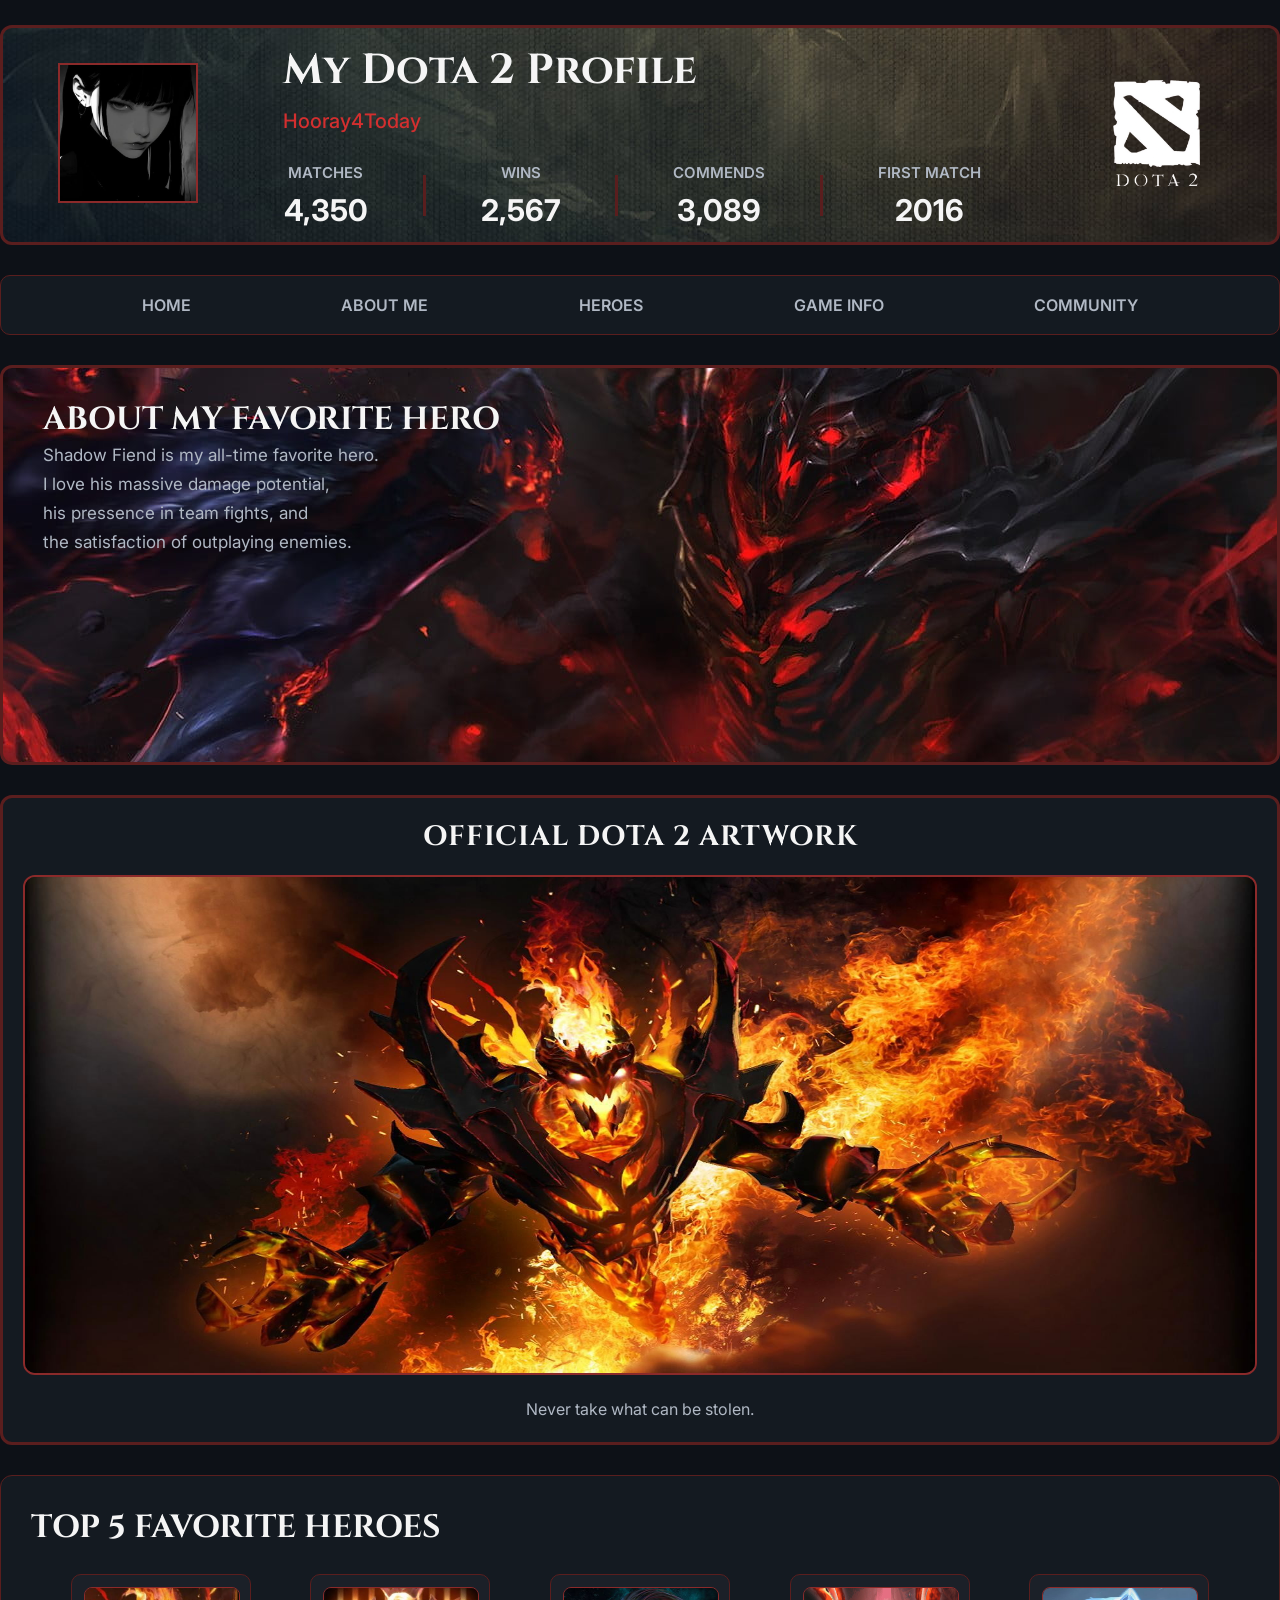
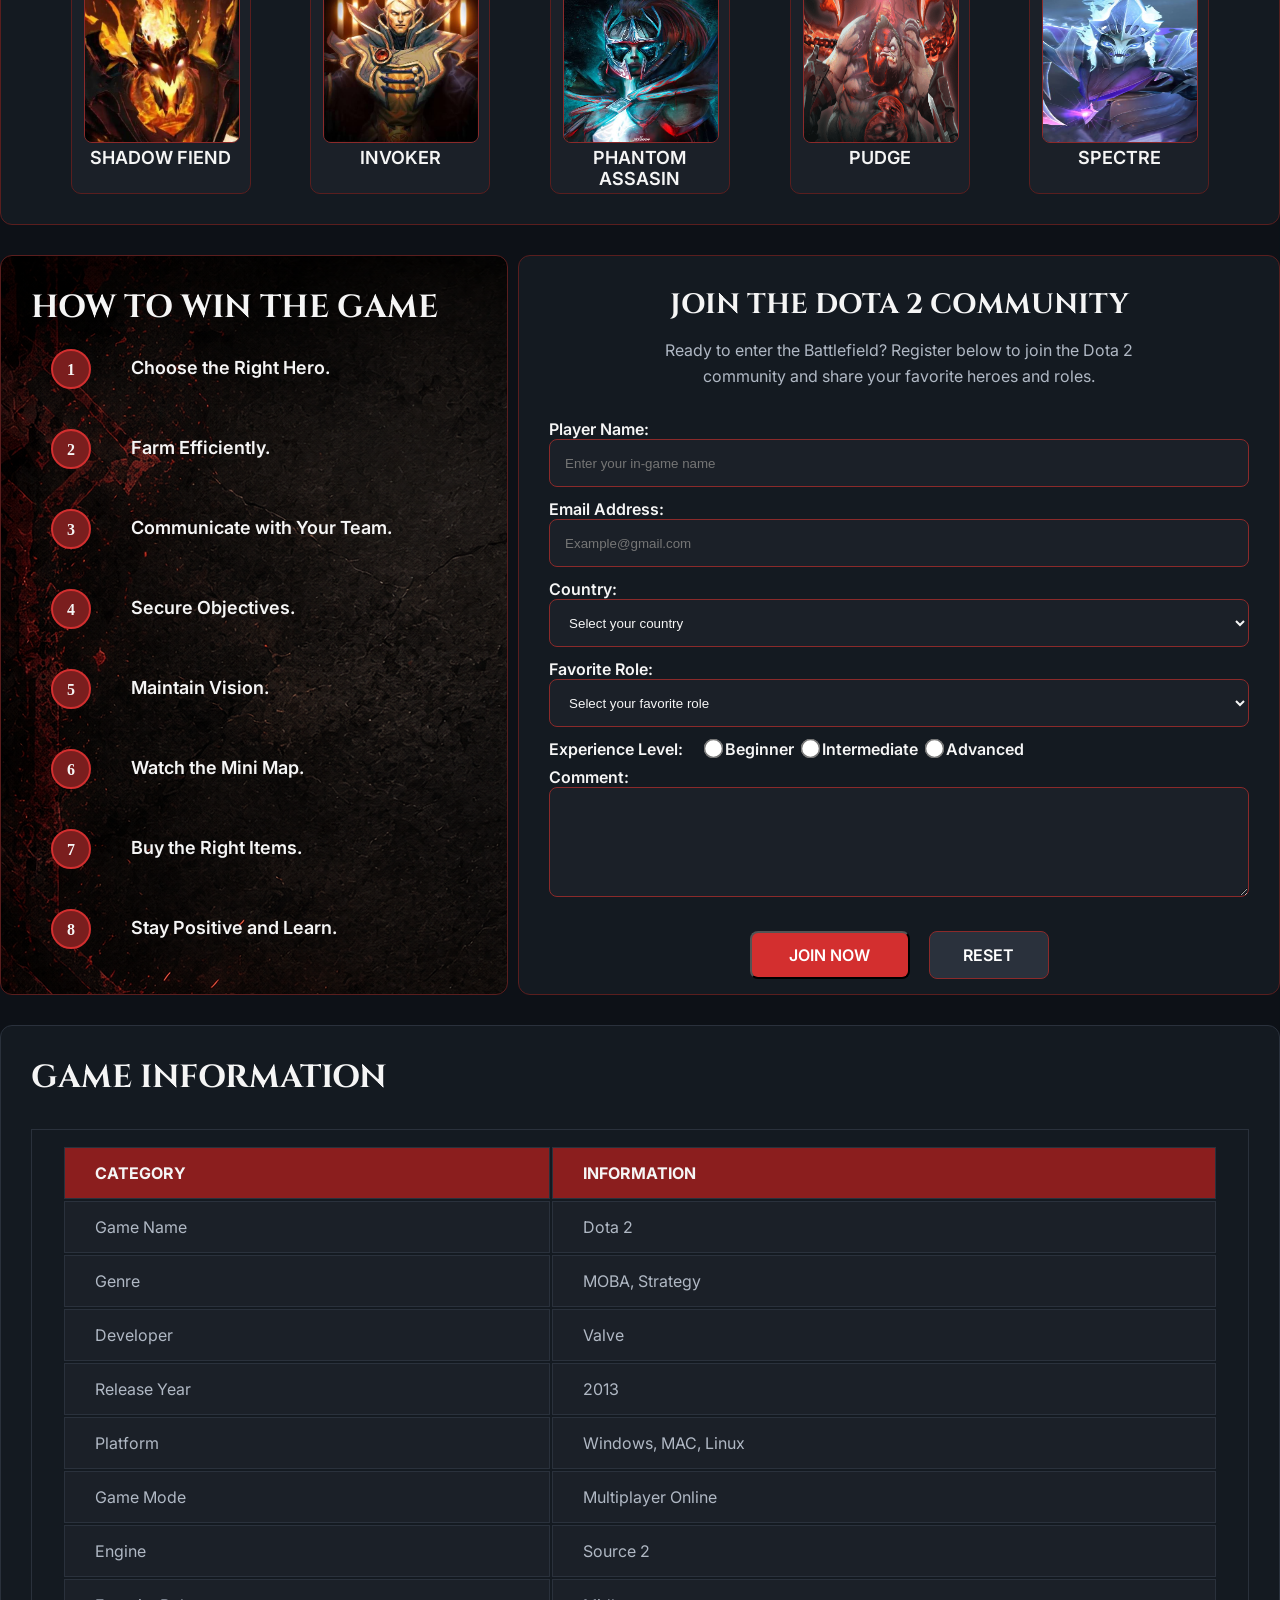
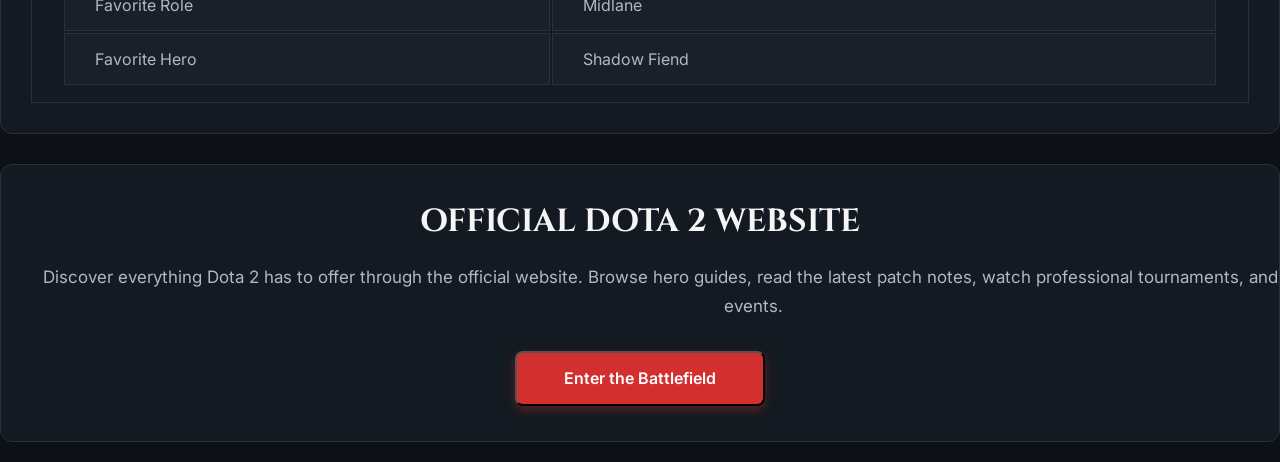
<file: index.html>
<!DOCTYPE html>
<html lang="en">
<head>
    <meta charset="UTF-8">
    <meta name="viewport" content="width=device-width, initial-scale=1.0">
    <link href="https://fonts.googleapis.com/css2?family=Cinzel:wght@400..900&display=swap" rel="stylesheet">
    <link rel="stylesheet" href="css/style.css">
    <link href="https://fonts.googleapis.com/css2?family=Inter:ital,opsz,wght@0,14..32,100..900;1,14..32,100..900&display=swap" rel="stylesheet">
    <title>Gaming Profile</title>
</head>
<body>
    <header>
        <div class="header-logo"><img src="assets/images/header-logo.jpg" alt=""></div>
        <div class="header-content">
            <h1>My Dota 2 Profile</h1>
            <p class="sub">Hooray4Today</p>

            <div class="stats-content">
                <div class="stats">
                    <div class="matches">
                        <p class="statistics">MATCHES</p>
                        <h2>4,350</h2>
                    </div>
                </div>
                <div class="divider"></div>  
                <div class="stats">
                    <div class="wins">
                        <p class="statistics">WINS</p>
                        <h2>2,567</h2>
                    </div>
                </div>
                <div class="divider"></div>  
                <div class="stats">
                    <div class="commends">
                        <p class="statistics">COMMENDS</p>
                        <h2>3,089</h2>
                    </div>
                </div>
                <div class="divider"></div>  
                <div class="stats">
                    <div class="first-match">
                        <p class="statistics">FIRST MATCH</p>
                        <h2>2016</h2>
                    </div>
                </div>
            </div>
        </div>
        <div class="dota2-logo"><img src="assets/images/dota2-logo.png" alt=""></div>
    </header>
    <nav>   
            <a href="index.html">HOME</a>
            <a href="views/about-me.html">ABOUT ME</a>
            <a href="views/heroes.html">HEROES</a>
            <a href="views/game-info.html">GAME INFO</a>
            <a href="views/community.html">COMMUNITY</a>
    </nav>

    <main>
        <article class="first-article">
            <div class="article-title">
                <h3>ABOUT MY FAVORITE HERO</h3>
                <p class="article-content">
                    Shadow Fiend is my all-time favorite hero.<br>
                    I love his massive damage potential,<br>
                    his pressence in team fights, and <br>
                    the satisfaction of outplaying enemies.
                </p>
            </div>
        </article>

        <section class="game-artwork">
            <h4>OFFICIAL DOTA 2 ARTWORK</h4>
            <div class="game-image"><img src="assets/images/game-image.jpg" alt=""></div>
            <p class="gm-details">Never take what can be stolen.</p>
        </section>

        <article class="heroes-article">
            <h4>TOP 5 FAVORITE HEROES</h4>
            <div class="favorite-heroes">
                <div class="hero">
                    <div class="hero-img"><img src="assets/images/sf-profile.jpg" alt=""></div>
                    <p>SHADOW FIEND</p>
                </div>

                <div class="hero">
                    <div class="hero-img"><img src="assets/images/invoker-profile.jpg" alt=""></div>
                    <p>INVOKER</p>
                </div>

                <div class="hero">
                    <div class="hero-img"><img src="assets/images/pa-profile.jpg" alt=""></div>
                    <p>PHANTOM ASSASIN</p>
                </div>

                <div class="hero">
                    <div class="hero-img"><img src="assets/images/pudge-profile.png" alt=""></div>
                    <p>PUDGE</p>
                </div>

                <div class="hero">
                    <div class="hero-img"><img src="assets/images/spectre-profile.jpg" alt=""></div>
                    <p>SPECTRE</p>
                </div>
            </div>
        </article>

        <div class="section-aside">
            <section class="game-tips">
                <h5>HOW TO WIN THE GAME</h5>
                <div class="list-of-strats">
                    <div class="strat">
                        <span class="circle">1</span>
                        <p>Choose the Right Hero.</p>
                    </div>

                    <div class="strat">
                        <span class="circle">2</span>
                        <p>Farm Efficiently.</p>
                    </div>

                    <div class="strat">
                        <span class="circle">3</span>
                        <p>Communicate with Your Team.</p>
                    </div>

                    <div class="strat">
                        <span class="circle">4</span>
                        <p>Secure Objectives.</p>
                    </div>

                    <div class="strat">
                        <span class="circle">5</span>
                        <p>Maintain Vision.</p>
                    </div>

                    <div class="strat">
                        <span class="circle">6</span>
                        <p>Watch the Mini Map.</p>
                    </div>

                    <div class="strat">
                        <span class="circle">7</span>
                        <p>Buy the Right Items.</p>
                    </div>

                    <div class="strat">
                        <span class="circle">8</span>
                        <p>Stay Positive and Learn.</p>
                    </div>

                </div>
            </section>

            <aside class="input-fields">
                <div class="title"><p>JOIN THE DOTA 2 COMMUNITY</p></div>
                <div class="fillup-description"><p>Ready to enter the Battlefield? Register below to join the Dota 2 <br> community and share your favorite heroes and roles.</p></div>
                <div class="input-details">
                    <form action="">
                        <div class="input-for-name">
                            <label for="pname">Player Name:</label>
                            <input type="text" id="pname" name="pname" placeholder="Enter your in-game name" required> <br>
                        </div>

                        <div class="input-for-email">
                            <label for="uEmail">Email Address:</label>
                            <input type="email" id="uEmail" name="uEmail" placeholder="Example@gmail.com" required>
                        </div>

                        <div class="select-region">
                            <label for="country">Country:</label>
                            <select name="country" id="country" required>
                                <option value="" selected disabled>Select your country</option>
                                <optgroup label="Southeast Asia">
                                    <option value="PH">Philippines</option>
                                    <option value="ML">Malaysia</option>
                                    <option value="SG">Singapore</option>
                                    <option value="ID">Indonesia</option>
                                    <option value="TL">Thailand</option>
                                    <option value="VN">Vietnam</option>
                                </optgroup>

                                <optgroup label="East Asia">
                                    <option value="CN">China</option>
                                    <option value="MG">Mongolia</option>
                                </optgroup>

                                <optgroup label="South Asia">
                                    <option value="IN">India</option>
                                    <option value="PK">Pakistan</option>
                                    <option value="BD">Bangladesh</option>
                                </optgroup>

                                <optgroup label="Eastern Europe & CIS">
                                    <option value="RU">Russia</option>
                                    <option value="UR">Ukraine</option>
                                    <option value="KZ">Kazakstan</option>
                                    <option value="RM">Romania</option>
                                    <option value="SB">Serbia</option>
                                    <option value="BG">Bulgaria</option>
                                    <option value="PL">Poland</option>
                                </optgroup>

                                <optgroup label="Western & North Europe">
                                    <option value="GM">Germany</option>
                                    <option value="SD">Sweden</option>
                                    <option value="FL">Finland</option>
                                    <option value="DM">Denmark</option>
                                    <option value="NW">Norway</option>
                                    <option value="UK">United Kingdom</option>
                                    <option value="FR">France</option>
                                </optgroup>

                                <optgroup label="North America">
                                    <option value="US">United States</option>
                                    <option value="CD">Canada</option>
                                </optgroup>

                                <optgroup label="South America">
                                    <option value="BZ">Brazil</option>
                                    <option value="PR">Peru</option>
                                    <option value="AT">Argentina</option>
                                    <option value="CL">Chile</option>
                                </optgroup>

                                <optgroup label="Ocenia">
                                    <option value="AL">Australia</option>
                                    <option value="NZ">New Zealand</option>
                                </optgroup>
                            </select>
                        </div>

                        <div class="select-favhero">
                            <label for="fav-role">Favorite Role:</label>
                            <select name="fav-role" id="fav-role">
                                <option value="" selected disabled>Select your favorite role</option>
                                <option value="carry">Carry</option>
                                <option value="midlane">Mid Lane</option>
                                <option value="offlane">Off Lane</option>
                                <option value="support">Support</option>
                                <option value="hardsupport">Hard Support</option>
                            </select>
                        </div>

                        <div class="experience-level">
                            <label class="experience-label" for="Experience-level">Experience Level:</label>
                            <div class="experience-container">
                                <div class="beginner">
                                    <input class="radio-button" type="radio" id="beginner" name="Experience-level">
                                    <label class="radio-label" for="beginner">Beginner</label>
                                </div>
                                <div class="intermediate">
                                    <input class="radio-button" type="radio" id="intermediate" name="Experience-level">
                                    <label class="radio-label" for="intermediate">Intermediate</label>
                                </div>
                                <div class="advanced">
                                    <input class="radio-button" type="radio" id="advanced" name="Experience-level">
                                    <label class="radio-label" for="advanced">Advanced</label>
                                </div>
                            </div>
                        </div>

                        <div class="comments">
                            <label for="comments">Comment:</label>
                            <textarea name="comments" id="comments"></textarea>
                        </div>

                        <div class="buttons">
                            <button class="join" type="submit" value="input-details">JOIN NOW</button> <button class="clear" type="reset" value="input-details">RESET</button>
                        </div>
                    </form>
                </div>
            </aside>
        </div>
        <article class="game-info">
            <h6>GAME INFORMATION</h6>
            <table>
                <thead>
                    <tr>
                        <th>CATEGORY</th>
                        <th>INFORMATION</th>
                    </tr>
                </thead>
                <tbody>
                    <tr>
                        <td>Game Name</td>
                        <td>Dota 2</td>
                    </tr>
                    <tr>
                        <td>Genre</td>
                        <td>MOBA, Strategy</td>
                    </tr>
                    <tr>
                        <td>Developer</td>
                        <td>Valve</td>
                    </tr>
                    <tr>
                        <td>Release Year</td>
                        <td>2013</td>
                    </tr>
                    <tr>
                        <td>Platform</td>
                        <td>Windows, MAC, Linux</td>
                    </tr>
                    <tr>
                        <td>Game Mode</td>
                        <td>Multiplayer Online</td>
                    </tr>
                    <tr>
                        <td>Engine</td>
                        <td>Source 2</td>
                    </tr>
                    <tr>
                        <td>Favorite Role</td>
                        <td>Midlane</td>
                    </tr>
                    <tr>
                        <td>Favorite Hero</td>
                        <td>Shadow Fiend</td>
                    </tr>      
                </tbody>


            </table>
        </article>

        <section class="dota2-website">
            <p class="website-title">OFFICIAL DOTA 2 WEBSITE</p>
            <p class="description-of-website">Discover everything Dota 2 has to offer through the official website. Browse hero guides, read the latest patch notes, watch professional tournaments, and stay updated with new events.</p>
            <button class="link-to-website"><a href="https://www.dota2.com/home" target="_blank">Enter the Battlefield</a></button>
        </section>
    </main>

    <footer>

    </footer>
</body>
</html>
</file>
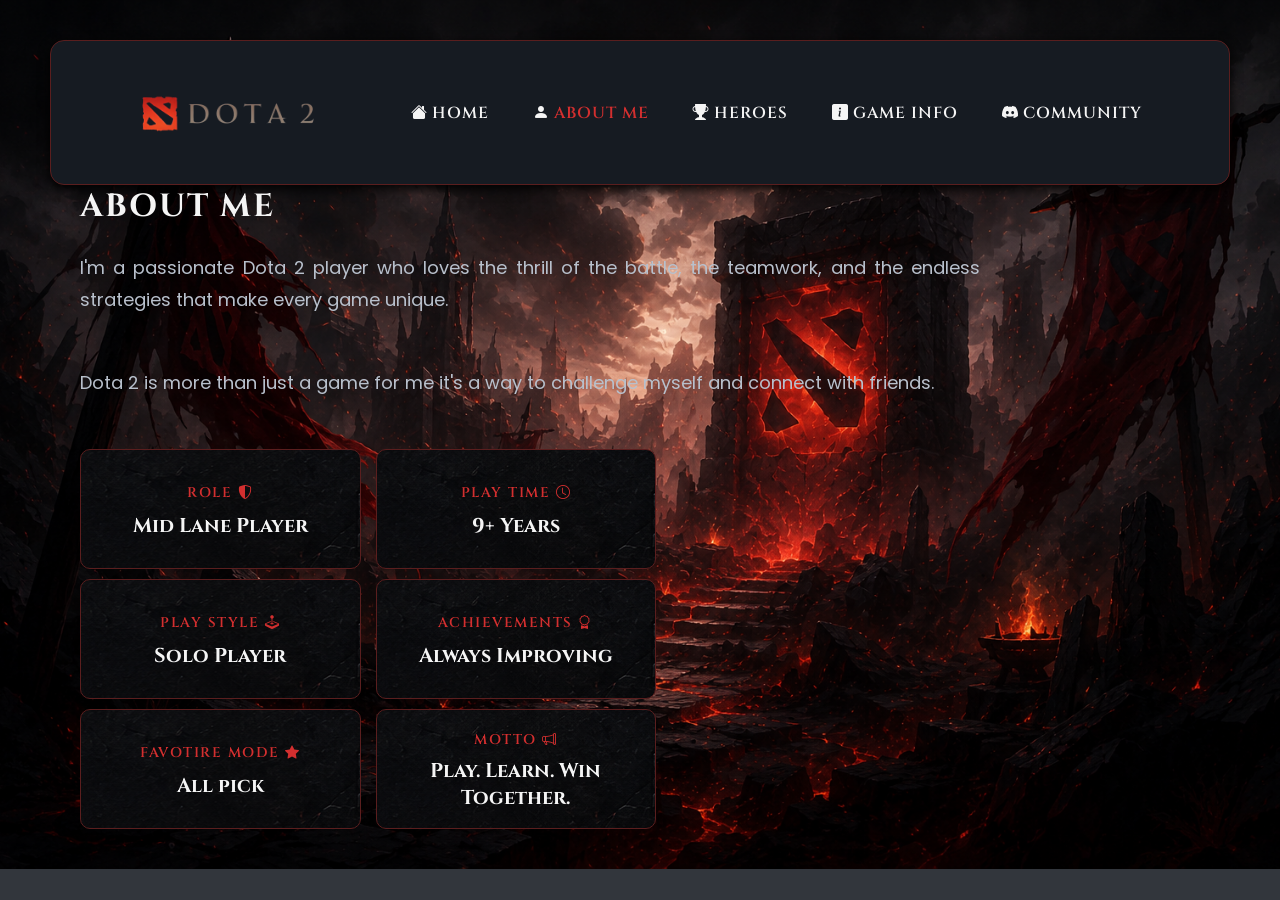
<file: views/about-me.html>
<!DOCTYPE html>
<html lang="en">
<head>
    <meta charset="UTF-8">
    <meta name="viewport" content="width=device-width, initial-scale=1.0">
    <title>ABOUT ME</title>
    <link href="https://fonts.googleapis.com/css2?family=Poppins:ital,wght@0,100;0,200;0,300;0,400;0,500;0,600;0,700;0,800;0,900;1,100;1,200;1,300;1,400;1,500;1,600;1,700;1,800;1,900&display=swap" rel="stylesheet">
    <link href="https://fonts.googleapis.com/css2?family=Cinzel:wght@400..900&family=Inter:ital,opsz,wght@0,14..32,100..900;1,14..32,100..900&display=swap" rel="stylesheet">
    <link rel="stylesheet" href="../css/about-me.css">
    <link rel="stylesheet" href="https://cdn.jsdelivr.net/npm/bootstrap-icons@1.13.1/font/bootstrap-icons.min.css">
<body>
    <header>
        <div class="aboutme-logo"><img src="../assets/aboutme-images/dota2-logo-tips-removebg-preview.png" alt=""></div>

        <div class="navigations">
            <nav>
                <div class="items-nav">
                    <i class="bi bi-house-fill"></i><a href="../index.html">HOME</a>
                    <i class="bi bi-person-fill"></i><a class="active" href="about-me.html">ABOUT ME</a>
                    <i class="bi bi-trophy-fill"></i><a href="heroes.html">HEROES</a>
                    <i class="bi bi-info-square-fill"></i><a href="game-info.html">GAME INFO</a>
                    <i class="bi-discord"></i><a href="community.html">COMMUNITY</a>
                </div>
            </nav>
        </div>
    </header>

    <main>
        <div class="title"><h1>ABOUT ME</h1></div>

        <div class="aboutme-details">
            <p class="p2">I'm a passionate Dota 2 player who loves the thrill of the battle, the teamwork, and the endless strategies that make every game unique.</p>

            <p>Dota 2 is more than just a game for me it's a way to challenge myself and connect with friends.</p>
        </div>

        <div class="info-box">
            <div class="role">
                <div class="role-details">
                    <h2>ROLE <i class="bi bi-shield-shaded"></i></h2>
                    <p>Mid Lane Player</p>
                </div>
            </div>

            <div class="play-style">
                <div class="playstyle-details">
                    <h2>PLAY STYLE <i class="bi bi-joystick"></i></h2>
                    <p>Solo Player</p>
                </div>
            </div>

            <div class="favorite-mode">
                <div class="favorite-mode-details">
                    <h2>FAVOTIRE MODE <i class="bi bi-star-fill"></i></h2>
                    <p>All pick</p>
                </div>
            </div>

            <div class="play-time">
                <div class="role-details">
                    <h2>PLAY TIME <i class="bi bi-clock"></i></h2>
                    <p>9+ Years</p>
                </div>
            </div>

            <div class="achievements">
                <div class="achievements-details">
                    <h2>ACHIEVEMENTS <i class="bi bi-award text-success"></i></h2>
                    <p>Always Improving</p>
                </div>
            </div>

            <div class="motto">
                <div class="motto-details">
                    <h2>MOTTO <i class="bi bi-megaphone text-danger"></i></h2>
                    <p>Play. Learn. Win Together.</p>
                </div>
            </div>
        </div>
    </main>

    <footer>

    </footer>
</body>
</html>
</file>
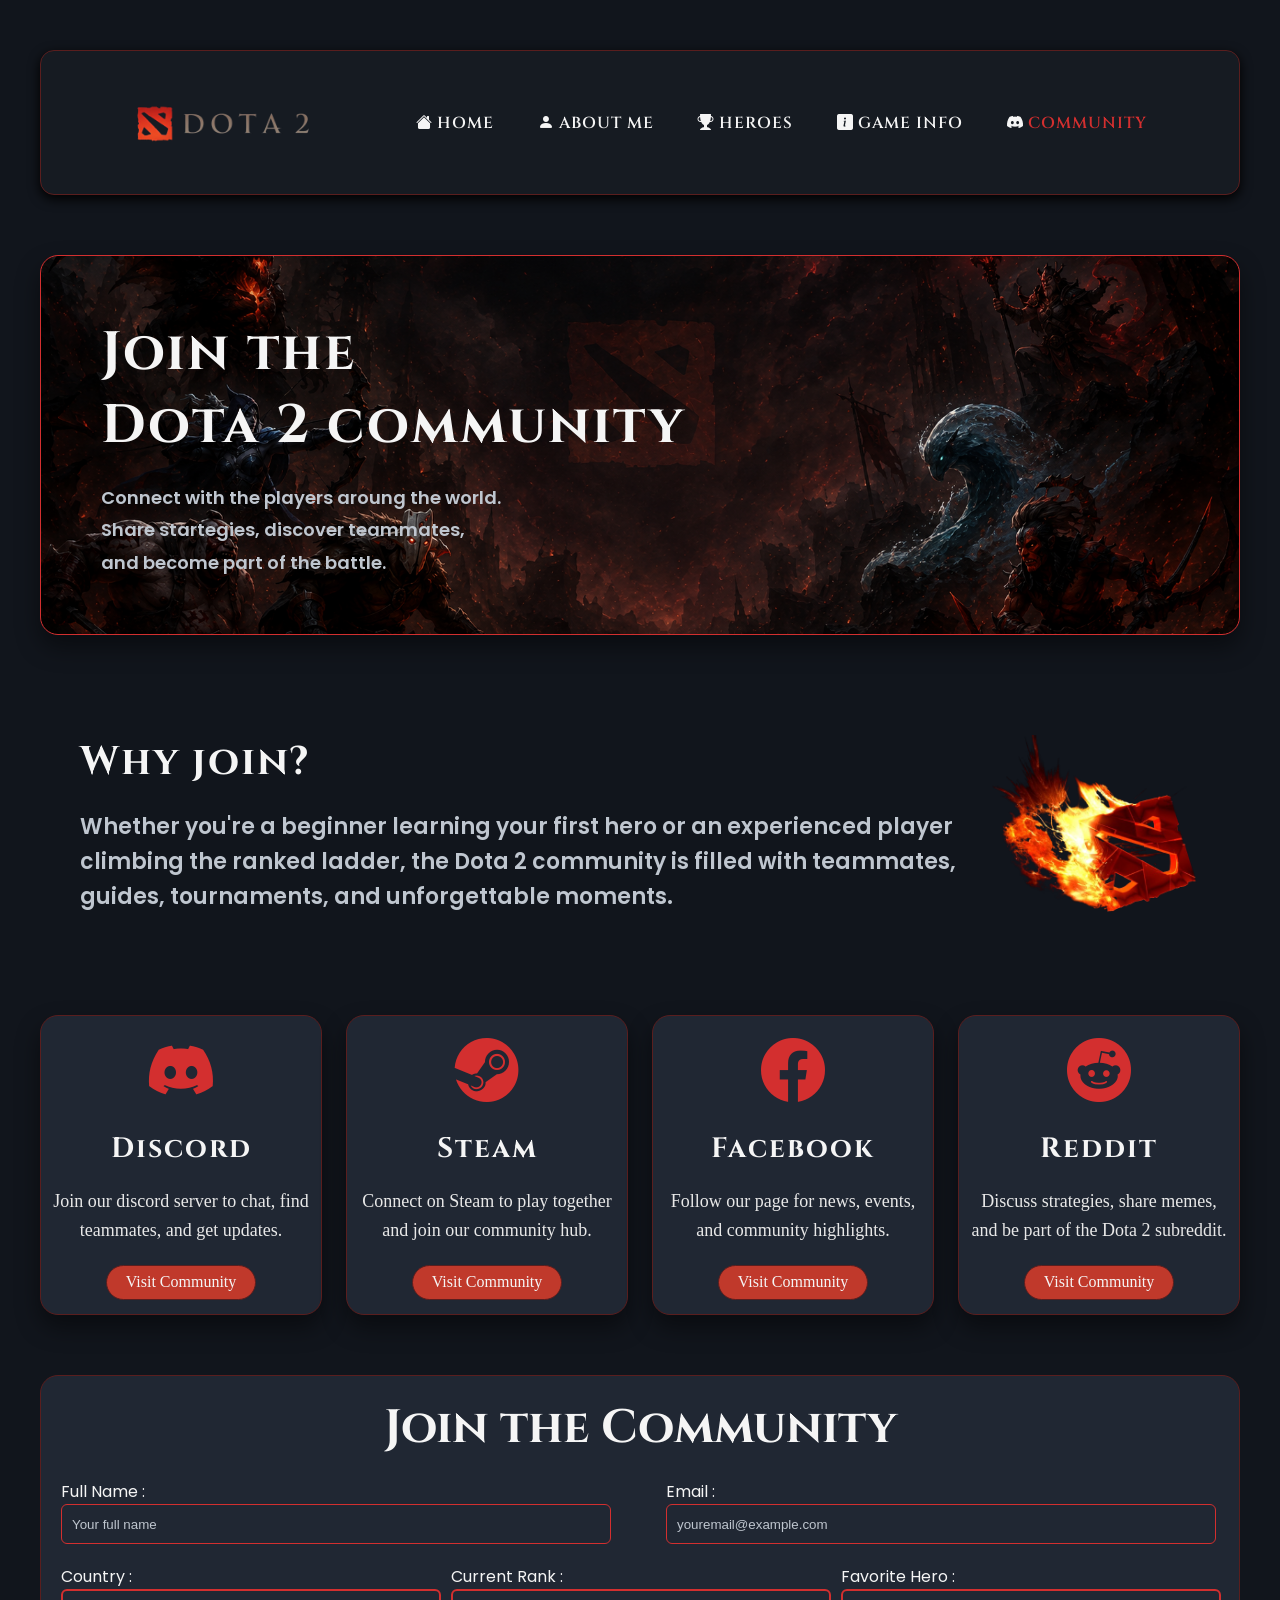
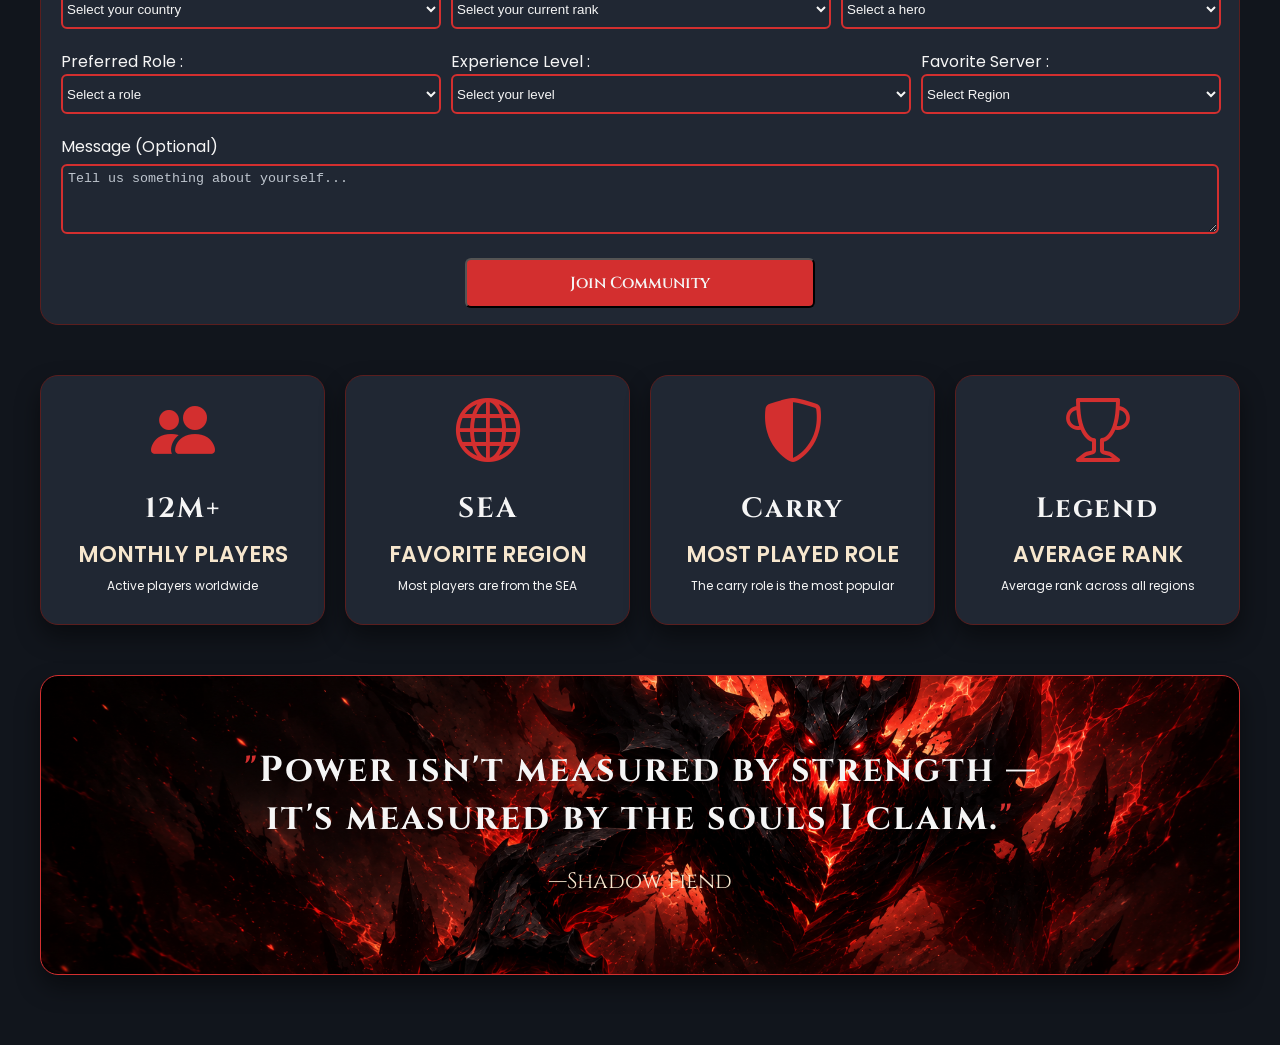
<file: views/community.html>
<!DOCTYPE html>
<html lang="en">
    <head>
        <meta charset="UTF-8">
        <meta name="viewport" content="width=device-width, initial-scale=1.0">
        <link rel="stylesheet" href="https://cdn.jsdelivr.net/npm/bootstrap-icons@1.13.1/font/bootstrap-icons.min.css">
        <link href="https://fonts.googleapis.com/css2?family=Poppins:ital,wght@0,100;0,200;0,300;0,400;0,500;0,600;0,700;0,800;0,900;1,100;1,200;1,300;1,400;1,500;1,600;1,700;1,800;1,900&display=swap" rel="stylesheet">
        <link rel="stylesheet" href="https://cdnjs.cloudflare.com/ajax/libs/font-awesome/6.5.1/css/all.min.css" integrity="sha512-DTOQO9RWCH3ppGqcWaEA1BIZOC6xxalwEsw9c2QQeAIftl+Vegovlnee1c9QX4TctnWMn13TZye+giMm8e2LwA==" crossorigin="anonymous" referrerpolicy="no-referrer" />
        <link href="https://fonts.googleapis.com/css2?family=Cinzel:wght@400..900&family=Inter:ital,opsz,wght@0,14..32,100..900;1,14..32,100..900&display=swap" rel="stylesheet">
        <link rel="stylesheet" href="../css/community.css">
        <title>Community</title>
    </head>

    <body>
        
        <header>
            <div class="aboutme-logo"><img src="../assets/aboutme-images/dota2-logo-tips-removebg-preview.png" alt=""></div>

            <div class="navigations">
                <nav>
                    <div class="items-nav">
                        <i class="bi bi-house-fill"></i><a href="../index.html">HOME</a>
                        <i class="bi bi-person-fill"></i><a href="../views/about-me.html">ABOUT ME</a>
                        <i class="bi bi-trophy-fill"></i><a href="../views/heroes.html">HEROES</a>
                        <i class="bi bi-info-square-fill"></i><a href="../views/game-info.html">GAME INFO</a>
                        <i class="bi-discord"></i><a class="active" href="../views/community.html">COMMUNITY</a>
                    </div>
                </nav>
            </div>
        </header>


        <main>
            <div class="community-head">
                <h1>Join the <br> Dota 2 community</h1>
                <p>Connect with the players aroung the world. <br> Share startegies, discover teammates, <br> and become part of the battle.</p>
            </div>

            <section class="why-join">
                <div class="why-join-details">
                    <h2>Why join?</h2>
                    <p>Whether you're a beginner learning your first hero or an experienced player climbing the ranked ladder, the Dota 2 community is filled with teammates, guides, tournaments, and unforgettable moments.</p>
                </div>
                <img src="/assets/community-images/communitylogo-removebg.png" alt="">
            </section>

            <article class="social-media">
                <div class="discord">
                    <i class="bi bi-discord"></i>
                    <div class="discord-details">
                        <h3>Discord</h3>
                        <p>Join our discord server to chat, find teammates, and get updates.</p>
                    </div>
                    <div class="links"><a href="https://discord.com/invite/rdota2" target="_blank">Visit Community</a></div>
                </div>

                <div class="steam">
                    <i class="bi bi-steam"></i>
                    <div class="steam-details">
                        <h3>Steam</h3>
                        <p>Connect on Steam to play together and join our community hub.</p>
                    </div>
                    <div class="links"><a href="https://store.steampowered.com/app/570/Dota_2/" target="_blank">Visit Community</a></div>
                </div>

                <div class="facebook">
                    <i class="bi bi-facebook"></i>
                    <div class="facebook-details">
                        <h3>Facebook</h3>
                        <p>Follow our page for news, events, and community highlights.</p>
                    </div>
                    <div class="links"><a href="https://web.facebook.com/dota2/?_rdc=1&_rdr#" target="_blank">Visit Community</a></div>
                </div>

                <div class="reddit">
                    <i class="bi bi-reddit"></i>
                    <div class="reddit-details">
                        <h3>Reddit</h3>
                        <p>Discuss strategies, share memes, and be part of the Dota 2 subreddit.</p>
                    </div>
                    <div class="links"><a href="https://www.reddit.com/r/DotA2/" target="_blank">Visit Community</a></div>
                </div>
            </article>
            <!--Fill up for community-->
            <article class="community-fill-up">

                <div class="fill-up-title">
                    <h3>Join the Community</h3>
                </div>

                <form action="">
                    <!--fill up for full name and email-->
                    <div class="fullname-email">
                        <div class="fullname">
                            <label for="fname">Full Name :</label>
                            <input type="text" id="fname" placeholder="Your full name" required>
                        </div>

                        <div class="email">
                            <label for="uemail">Email :</label>
                            <input type="email" id="umail" placeholder="youremail@example.com" required>
                        </div>
                    </div>

                    <div class="country-currentr-favoriteh">
                        <div class="country">
                            <label for="country">Country :</label>
                            <select name="country" id="country" required>
                                <option value="" selected disabled>Select your country</option>
                                <optgroup label="Southeast Asia">
                                    <option value="PH">Philippines</option>
                                    <option value="ML">Malaysia</option>
                                    <option value="SG">Singapore</option>
                                    <option value="ID">Indonesia</option>
                                    <option value="TL">Thailand</option>
                                    <option value="VN">Vietnam</option>
                                </optgroup>

                                <optgroup label="East Asia">
                                    <option value="CN">China</option>
                                    <option value="MG">Mongolia</option>
                                </optgroup>

                                <optgroup label="South Asia">
                                    <option value="IN">India</option>
                                    <option value="PK">Pakistan</option>
                                    <option value="BD">Bangladesh</option>
                                </optgroup>

                                <optgroup label="Eastern Europe & CIS">
                                    <option value="RU">Russia</option>
                                    <option value="UR">Ukraine</option>
                                    <option value="KZ">Kazakstan</option>
                                    <option value="RM">Romania</option>
                                    <option value="SB">Serbia</option>
                                    <option value="BG">Bulgaria</option>
                                    <option value="PL">Poland</option>
                                </optgroup>

                                <optgroup label="Western & North Europe">
                                    <option value="GM">Germany</option>
                                    <option value="SD">Sweden</option>
                                    <option value="FL">Finland</option>
                                    <option value="DM">Denmark</option>
                                    <option value="NW">Norway</option>
                                    <option value="UK">United Kingdom</option>
                                    <option value="FR">France</option>
                                </optgroup>

                                <optgroup label="North America">
                                    <option value="US">United States</option>
                                    <option value="CD">Canada</option>
                                </optgroup>

                                <optgroup label="South America">
                                    <option value="BZ">Brazil</option>
                                    <option value="PR">Peru</option>
                                    <option value="AT">Argentina</option>
                                    <option value="CL">Chile</option>
                                </optgroup>

                                <optgroup label="Ocenia">
                                    <option value="AL">Australia</option>
                                    <option value="NZ">New Zealand</option>
                                </optgroup>
                            </select>
                        </div>

                        <!--this division is for current rank and favorite heroes-->
                        <div class="current-rank">
                            <label for="currentr">Current Rank :<label>
                            <select name="currentr" id="currentr" required>
                                <option value="" selected disabled>Select your current rank</option>
                                <optgroup label="Herald">
                                    <option value="hr1">Herald 1: 0-153 MMR</option>
                                    <option value="hr2">Herald 2: 154-307 MMR</option>
                                    <option value="hr3">Herald 3: 308-461 MMR</option>
                                    <option value="hr4">Herald 4: 462-615 MMR</option>
                                    <option value="hr5">Herald 5: 616-769 MMR</option>
                                </optgroup>

                                <optgroup label="Guardian">
                                    <option value="g1">Guardian 1: 770-923 MMR</option>
                                    <option value="g2">Guardian 2: 924-1,077 MMR</option>
                                    <option value="g3">Guardian 3: 1,078-1,231 MMR</option>
                                    <option value="g4">Guardian 4: 1,232-1,385 MMR  </option>
                                    <option value="g5">Guardian 5: 1,386-1,539 MMR</option>
                                </optgroup>

                                <optgroup label="Archon">
                                    <option value="a1">Archon 1: 2,310-2,463 MMR</option>
                                    <option value="a2">Archon 2: 2,464-2,617 MMR</option>
                                    <option value="a3">Archon 3: 2,618-2,771 MMR</option>
                                    <option value="a4">Archon 4: 2,772-2,925 MMR</option>
                                    <option value="a5">Archon 5: 2,926-3,079 MMR</option>
                                </optgroup>

                                <optgroup label="Legend">
                                    <option value="l1">Legend 1: 3,080-3,233 MMR</option>
                                    <option value="l2">Legend 2: 3,234-3,387 MMR</option>
                                    <option value="l3">Legend 3: 3,388-3,541 MMR</option>
                                    <option value="l4">Legend 4: 3,542-3,695 MMR</option>
                                    <option value="l5">Legend 5: 3,696-3,849 MMR</option>
                                </optgroup>

                                <optgroup label="Ancient">
                                    <option value="ac1">Ancient 1: 3,850-4,003 MMR</option>
                                    <option value="ac2">Ancient 2: 4,004-4,157 MMR</option>
                                    <option value="ac3">Ancient 3: 4,158-4,311 MMR</option>
                                    <option value="ac4">Ancient 4: 4,312-4,465 MMR</option>
                                    <option value="ac5">Ancient 5: 4,466-4,619 MMR</option>
                                </optgroup>

                                <optgroup label="Divine">
                                    <option value="dv1">Divine 1: 4,620-4,819 MMR</option>
                                    <option value="dv2">Divine 2: 4,820-5,019 MMR</option>
                                    <option value="dv3">Divine 3: 5,020-5,219 MMR</option>
                                    <option value="dv4">Divine 4: 5,220-5,419 MMR</option>
                                    <option value="dv5">Divine 5: 5,420-5,619 MMR</option>
                                </optgroup>

                                <optgroup label="Immortal">
                                    <option value="ui">Unranked Immortal</option>
                                    <option value="nl">Numbered Leaderboard</option>
                                    <option value="t100">The Top 100 Bracket</option>
                                    <option value="elite">The Top 10 Elite</option>
                                </optgroup>
                            </select>
                        </div>
                        <div class="favorite-hero">
                            <label for="heroes">Favorite Hero :</label>
                            <select name="heroes" id="heroes">
                                <option value="" selected disabled>Select a hero</option>
                                <optgroup label="Agility">
                                    <option value="AM">Anti-Mage</option>
                                    <option value="AW">Arc Warden</option>
                                    <option value="BS">Bloodseeker</option>
                                    <option value="bh">Bounty Hunter</option>
                                    <option value="bm">Broodmother</option>
                                    <option value="cl">Clinkz</option>
                                    <option value="dr">Drow Ranger</option>
                                    <option value="eb">Ember Spirit</option>
                                    <option value="fv">Faceless Void</option>
                                    <option value="gc">Gyrocopter</option>
                                    <option value="hw">Hoodwink</option>
                                    <option value="jn">Juggernaut</option>
                                    <option value="ld">Lone Druid</option>
                                    <option value="ln">Luna</option>
                                    <option value="md">Medusa</option>
                                    <option value="me">Meepo</option>
                                    <option value="mp">Morphling</option>
                                    <option value="ns">Naga Siren</option>
                                    <option value="na">Nyx Assassin</option>
                                    <option value="pa">Phantom Assassin</option>
                                    <option value="pl">Phantom Lancer</option>
                                    <option value="rz">Razor</option>
                                    <option value="rk">Riki</option>
                                    <option value="sf">Shadow Fiend</option>
                                    <option value="sl">Slark</option>
                                    <option value="sp">Sniper</option>
                                    <option value="st">Spectre</option>
                                    <option value="ta">Templar Assassin  </option>
                                    <option value="tb">Terrorblade</option>
                                    <option value="tw">Troll Warlord  </option>
                                    <option value="us">Ursa</option>
                                    <option value="wp">Viper</option>
                                    <option value="wv">Weaver</option>
                                </optgroup>

                                <optgroup label="Strength">
                                    <option value="">Alchemist</option>
                                    <option value="">Axe</option>
                                    <option value="">Bristleback</option>
                                    <option value="">Centaur Warrunner</option>
                                    <option value="">Chaos Knight</option>
                                    <option value="">Clockwerk</option>
                                    <option value="">Dawnbreaker</option>
                                    <option value="">Doom</option>
                                    <option value="">Dragon Knight</option>
                                    <option value="">Earth Spirit</option>
                                    <option value="">Earthshaker</option>
                                    <option value="">Elder Titan  </option>
                                    <option value="">Huskar</option>
                                    <option value="">Kunkka</option>
                                    <option value="">Largo</option>
                                    <option value="">Legion Commander</option>
                                    <option value="">Lifestealer</option>
                                    <option value="">Lycan</option>
                                    <option value="">Magnus</option>
                                    <option value="">Mars</option>
                                    <option value="">Night Stalker</option>
                                    <option value="">Ogre Magi</option>
                                    <option value="">Omniknight</option>
                                    <option value="">Phoenix</option>
                                    <option value="">Primal Beast</option>
                                    <option value="">Pudge</option>
                                    <option value="">Slardar</option>
                                    <option value="">Snapfire</option>
                                    <option value="">Spirit Breaker  </option>
                                    <option value="">Sven</option>
                                    <option value="">Tidehunter</option>
                                    <option value="">Timbersaw</option>
                                    <option value="">Tiny</option>
                                    <option value="">Treant Protector</option>
                                    <option value="">Tusk</option>
                                    <option value="">Underlord</option>
                                    <option value="">Undying</option>
                                    <option value="">Wraith King</option>
                                </optgroup>

                                <optgroup label="Intelligence">
                                    <option value="">Ancient Apparition  </option>
                                    <option value="">Crystal Maiden  </option>
                                    <option value="">Dark Seer  </option>
                                    <option value="">Disruptor</option>
                                    <option value="">Enchantress</option>
                                    <option value="">Grimstroke</option>
                                    <option value="">Invoker</option>
                                    <option value="">Jakiro</option>
                                    <option value="">Keeper of the Light  </option>
                                    <option value="">Leshrac</option>
                                    <option value="">Lich</option>
                                    <option value="">Lina</option>
                                    <option value="">Lion</option>
                                    <option value="">Muerta</option>
                                    <option value="">Necrophos  </option>
                                    <option value="">Oracle  </option>
                                    <option value="">Outworld Destroyer  </option>
                                    <option value="">Puck</option>
                                    <option value="">Pugna</option>
                                    <option value="">Queen of Pain</option>
                                    <option value="">Ringmaster</option>
                                    <option value="">Rubick</option>
                                    <option value="">Shadow Demon</option>
                                    <option value="">Shadow Shaman</option>
                                    <option value="">Silencer</option>
                                    <option value="">Skywrath Mage</option>
                                    <option value="">Storm Spirit</option>
                                    <option value="">Tinker</option>
                                    <option value="">Warlock</option>
                                    <option value="">Winter Wyvern</option>
                                    <option value="">Witch Doctor</option>
                                </optgroup>
                            </select>
                        </div>
                    </div>

                    <div class="preferredrole-experiencelvl-favoritesrvr">
                        <div class="preferred-role">
                            <label for="pref-role">Preferred Role :</label>
                            <select name="pref-role" id="pref-role">
                                <option value="" selected disabled>Select a role</option>
                                <option value="">Carry</option>
                                <option value="">Mid Lane</option>
                                <option value="">Off Lane</option>
                                <option value="">Hard Support</option>
                                <option value="">Support</option>
                            </select>
                        </div>

                        <div class="experience-level">
                            <label for="exp-level">Experience Level :</label>
                            <select name="exp-level" id="exp-level">
                                <option value="" selected disabled>Select your level</option>
                                <option value="">I am a beginner</option>
                                <option value="">I've played games like Dota 2 (MOBA experience)</option>
                                <option value="">I've played League of Legends</option>
                                <option value="">I've played Dota 2 before  </option>
                            </select>
                        </div>

                        <div class="favorite-server">
                            <label for="fav-server">Favorite Server :</label>
                            <select name="fav-server" id="fav-server">
                                <option value="" selected disabled>Select Region</option>
                                <optgroup label="Asia & Oceana">
                                    <option value="">Southeast Asia (SEA)</option>
                                    <option value="">Japan</option>
                                    <option value="">Australia</option>
                                    <option value="">India</option>
                                </optgroup>

                                <optgroup label="Europe & Russia">
                                    <option value="">Europe West</option>
                                    <option value="">Europe East</option>
                                    <option value="">Russia</option>
                                </optgroup>

                                <optgroup label="North America">
                                    <option value="">US East</option>
                                    <option value="">US West</option>
                                </optgroup>

                                <optgroup label="South America">
                                    <option value="">South America / Brazil</option>
                                    <option value="">Peru</option>
                                    <option value="">Chile</option>
                                    <option value="">Argentina</option>
                                </optgroup>

                                <optgroup label="Middle East & Africa">
                                    <option value="">Dubai</option>
                                    <option value="">South Africa</option>
                                </optgroup>
                                
                                <optgroup label="China">
                                    <option value="">Telecom Shanghai</option>
                                    <option value="">Telecom Zhejiang</option>
                                    <option value="">Telecom Wuhan</option>
                                    <option value="">Unicom</option>
                                </optgroup>
                            </select>
                        </div>
                    </div>

                    <div class="message">
                        <label for="message">Message (Optional)</label>
                        <textarea name="message" id="message" placeholder="Tell us something about yourself..."></textarea>
                    </div>

                    <div class="submit-button">
                        <button type="submit">Join Community</button>
                    </div>
                </form>
            </article>

            <section class="mp-fr-mpr-ar">

                <div class="monthly-players">
                    <i class="bi bi-people-fill"></i>
                    <h3>12M+</h3>
                    <p class="subtitle">Monthly Players</p>
                    <p class="details">Active players worldwide</p>
                </div>

                <div class="sea">
                    <i class="bi bi-globe"></i>
                    <h3>SEA</h3>
                    <p class="subtitle">Favorite Region</p>
                    <p class="details">Most players are from the SEA</p>
                </div>

                <div class="carry">
                    <i class="bi bi-shield-shaded"></i>
                    <h3>Carry</h3>
                    <p class="subtitle">Most played role</p>
                    <p class="details">The carry role is the most popular</p>
                </div>

                <div class="rank">
                    <i class="bi bi-trophy"></i>
                    <h3>Legend</h3>
                    <p class="subtitle">Average rank</p>
                    <p class="details">Average rank across all regions</p>
                </div>
            </section>
            
            <section class="community-quote">
                <h4><span>"</span>Power isn't measured by strength — <br>it's measured by the souls I claim.<span>"</span></h4>
                <p>—Shadow Fiend</p>
            </section>
        </main>    
    </body>
</html>
</file>
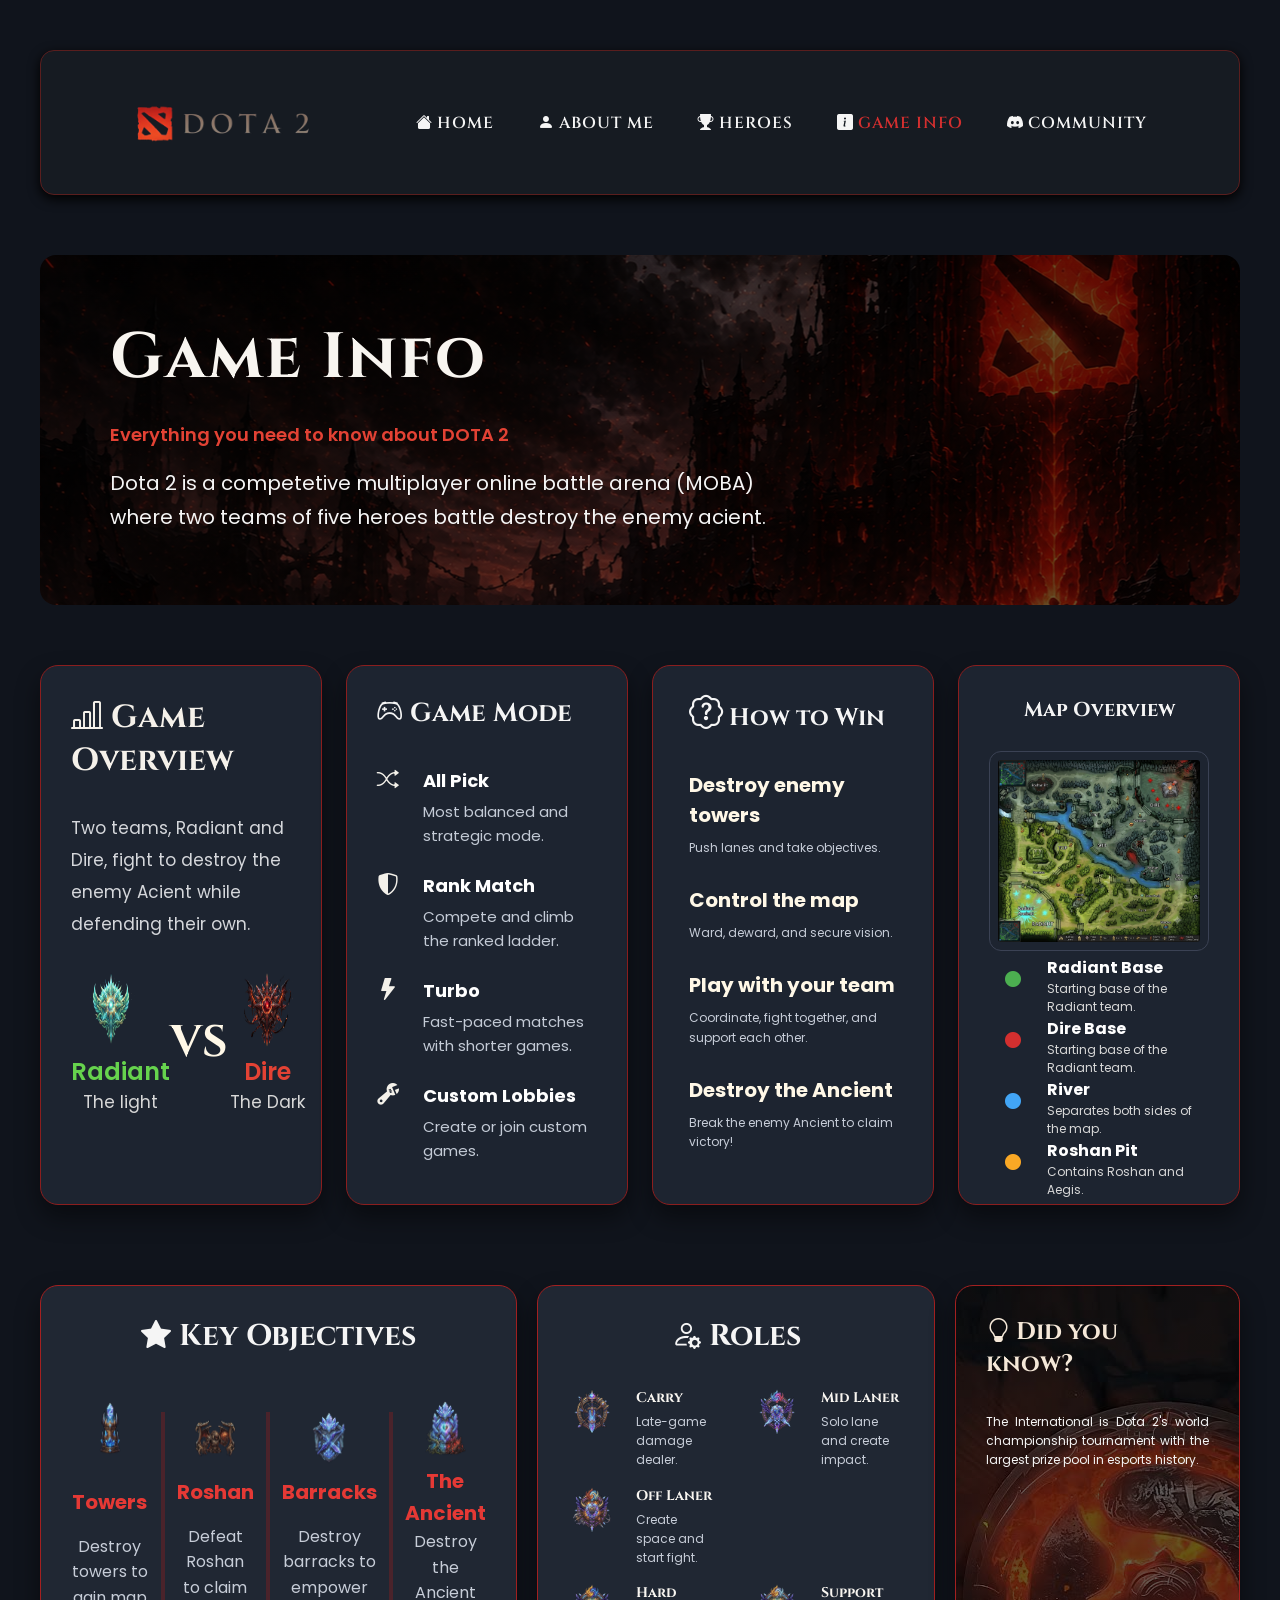
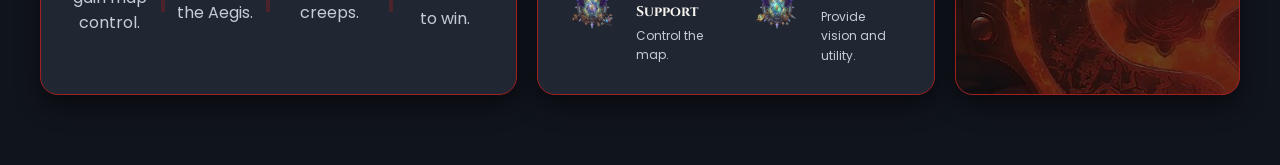
<file: views/game-info.html>
<!DOCTYPE html>
<html lang="en">
<head>
    <meta charset="UTF-8">
    <meta name="viewport" content="width=device-width, initial-scale=1.0">
    <link rel="stylesheet" href="https://cdn.jsdelivr.net/npm/bootstrap-icons@1.13.1/font/bootstrap-icons.min.css">
    <link href="https://fonts.googleapis.com/css2?family=Poppins:ital,wght@0,100;0,200;0,300;0,400;0,500;0,600;0,700;0,800;0,900;1,100;1,200;1,300;1,400;1,500;1,600;1,700;1,800;1,900&display=swap" rel="stylesheet">
    <link href="https://fonts.googleapis.com/css2?family=Cinzel:wght@400..900&family=Inter:ital,opsz,wght@0,14..32,100..900;1,14..32,100..900&display=swap" rel="stylesheet">
    <link rel="stylesheet" href="../css/game-info.css">
    <title>Game Info</title>
</head>
<body>

    <header>
        <div class="aboutme-logo"><img src="../assets/aboutme-images/dota2-logo-tips-removebg-preview.png" alt=""></div>

        <div class="navigations">
            <nav>
                <div class="items-nav">
                    <i class="bi bi-house-fill"></i><a href="../index.html">HOME</a>
                    <i class="bi bi-person-fill"></i><a href="about-me.html">ABOUT ME</a>
                    <i class="bi bi-trophy-fill"></i><a href="heroes.html">HEROES</a>
                    <i class="bi bi-info-square-fill"></i><a class="active" href="game-info.html">GAME INFO</a>
                    <i class="bi-discord"></i><a href="community.html">COMMUNITY</a>
                </div>
            </nav>
        </div>
    </header>

    <!--main content-->
    <main>
        <!--main content head-->
        <section class="head">
            <h1>Game Info</h1>
            <p class="subtitle">Everything you need to know about DOTA 2</p>
            <p class="head-details">Dota 2 is a competetive multiplayer online battle arena (MOBA) where two teams of five heroes battle destroy the enemy acient.</p>
        </section>

        <!--this is for the flex 1 the 1st column of the main content-->
        <div class="flex-1"> 
            <!--article 1 for the game overview-->
            <article class="game-overview">
                <h2><i class="bi-bar-chart-line"></i> Game Overview</h2>
                <p class="overview-details">Two teams, Radiant and Dire, fight to destroy the enemy Acient while defending their own.</p>

                <div class="radiant-dire">
                    <div class="radiant">
                        <img src="../assets/gameinfo-images/radiant-removebg.png" alt="">
                        <h3>Radiant</h3>
                        <p class="radiant-sub">The light</p>
                    </div>

                    <div class="vs">
                        <p>VS</p>
                    </div>

                    <div class="dire">
                        <img src="../assets/gameinfo-images/dire-removebg.png" alt="">
                        <h3>Dire</h3>
                        <p class="dire-sub">The Dark</p>
                    </div>
                </div>
            </article>

            <!--article 2 for the game modes-->
            <article class="game-modes">
                <h2><i class="bi bi-controller"></i> Game Mode</h2>
                <div class="modes">
                    <div class="allpick">
                        <i class="bi bi-shuffle"></i>
                        <div class="allpick-details">
                            <h3></i>All Pick</h3>
                            <p>Most balanced and strategic mode.</p>
                        </div>
                    </div>

                    <div class="rank">
                        <i class="bi bi-shield-shaded"></i>
                        <div class="rank-details">
                            <h3>Rank Match</h3>
                            <p>Compete and climb the ranked ladder.</p>
                        </div>
                    </div>

                    <div class="turbo">
                        <i class="bi bi-lightning-fill"></i>
                        <div class="turbo-details">
                            <h3>Turbo</h3>
                            <p>Fast-paced matches with shorter games.</p>
                        </div>
                    </div>

                    <div class="custom">
                        <i class="bi bi-wrench-adjustable"></i>
                        <div>
                            <h3 class="custom-details">Custom Lobbies</h3>
                            <p>Create or join custom games.</p>
                        </div>
                    </div>
                </div>
            </article>

            <!--article 3 on how to win the game-->
            <article class="how-to-win">
                <h2><i class="bi bi-patch-question"></i>      How to Win</h2>

                <div class="win-numbers">
                    <div class="one">
                        <div class="one-details">
                            <h3>Destroy enemy towers</h3>
                            <p class="one-sub">Push lanes and take objectives.</p>
                        </div>
                    </div>

                    <div class="two">
                        <div class="two-details">
                            <h3>Control the map</h3>
                            <p class="two-sub">Ward, deward, and secure vision.</p>
                        </div>
                    </div>

                    <div class="three">
                        <div class="three-details">
                            <h3>Play with your team</h3>
                            <p class="three-sub">Coordinate, fight together, and support each other.</p>
                        </div>
                    </div>

                    <div class="four">
                        <div class="four-details">
                            <h3>Destroy the Ancient</h3>
                            <p class="four-sub">Break the enemy Ancient to claim victory!</p>
                        </div>
                    </div>
                </div>
            </article>

            <!--article 4 for map overview-->
            <article class="map-overview">
                <div class="map-overview-details">
                    <div class="map-head">
                        <h2>Map Overview</h2>
                        <img src="../assets/gameinfo-images/map-overview.png" alt="">
                    </div>
                    <div class="map-details">
                        <div class="green">
                            <i class="bi bi-circle-fill"></i>
                            <div class="radiant-details">
                                <h3> Radiant Base</h3>
                                <p>Starting base of the Radiant team.</p>
                            </div>
                        </div>

                        <div class="red">
                            <i class="bi bi-circle-fill"></i>
                            <div class="dire-details">
                                <h3> Dire Base</h3>
                                <p>Starting base of the Radiant team.</p>
                            </div>
                        </div>

                        <div class="blue">
                            <i class="bi bi-circle-fill"></i> 
                            <div class="river-details">
                                <h3>River</h3>
                                <p>Separates both sides of the map.</p>
                            </div>
                        </div>

                        <div class="orange">
                            <i class="bi bi-circle-fill"></i> 
                            <div class="roshan-details">
                                <h3>Roshan Pit</h3>
                                <p>Contains Roshan and Aegis.</p>
                            </div>
                        </div>
                    </div>
                </div>
            </article>
        </div>

        <!--flex section number 2-->
        <div class="flex-2">
            <!--article for key obejectives-->
            <article class="key-objectives">
                <h2><i class="bi bi-star-fill"></i>  Key Objectives</h2>

                <div class="objectives-details">
                    <div class="tower">
                        <img src="../assets/gameinfo-images/tower-removebg.png" alt="">
                        <div class="tower-details">
                            <h3>Towers</h3>
                            <p>Destroy towers to gain map control.</p>
                        </div>
                    </div>

                    <div class="divider"></div>

                    <div class="roshan">
                        <img src="../assets/gameinfo-images/roshan-removebg.png" alt="">
                        <div class="roshan-details">
                            <h3>Roshan</h3>
                            <p>Defeat Roshan to claim the Aegis.</p>
                        </div>
                    </div>

                    <div class="divider"></div>

                    <div class="barracks">
                        <img src="../assets/gameinfo-images/baracks-removebg.png" alt="">
                        <div class="barracks-details">
                            <h3>Barracks</h3>
                            <p>Destroy barracks to empower creeps.</p>
                        </div>
                    </div>

                    <div class="divider"></div>

                    <div class="ancient">
                        <img src="../assets/gameinfo-images/ancient-removebg.png" alt="">
                        <div class="ancient-details">
                            <h3>The Ancient</h3>
                            <p>Destroy the Ancient to win.</p>
                        </div>
                    </div>
                </div>
            </article>

            <!--article for the roles of the game-->
            <article class="roles">
                <h2><i class="bi bi-person-gear"></i> Roles</h2>
                <div class="roles-details">

                    <div class="carry">
                        <img src="../assets/gameinfo-images/carry-removebg.png" alt="">
                        <div class="carry-details">
                            <h3>Carry</h3>
                            <p>Late-game damage dealer.</p>
                        </div>
                    </div>


                    <div class="mid-laner">
                        <img src="../assets/gameinfo-images/midlane-removebg.png" alt="">
                        <div class="mid-details">
                            <h3>Mid Laner</h3>
                            <p>Solo lane and create impact.</p>
                        </div>
                    </div>

                    <div class="off-lane">
                        <img src="../assets/gameinfo-images/offlane-removebg.png" alt="">
                        <div class="off-details">
                            <h3>Off Laner</h3>
                            <p>Create space and start fight.</p>
                        </div>
                    </div>

                    <div class="divider"></div>

                    <div class="hard-support">
                        <img src="../assets/gameinfo-images/hard-support-removebg.png" alt="">
                        <div class="hard-details">
                            <h3>Hard Support</h3>
                            <p>Control the map.</p>
                        </div>
                    </div>

                    <div class="support">
                        <img src="../assets/gameinfo-images/support-removebg.png" alt="">
                        <div class="support-details">
                            <h3>Support</h3>
                            <p>Provide vision and utility.</p>
                        </div>
                    </div>

                </div>
            </article>

            <article class="did-you-know">
                <h2><i class="bi bi-lightbulb"></i> Did you know?</h2>
                <p>The International is Dota 2's world championship tournament with the largest prize pool in esports history.</p>
            </article>
        </div>
    </main>

    <footer>

    </footer>
</body>
</html>
</file>
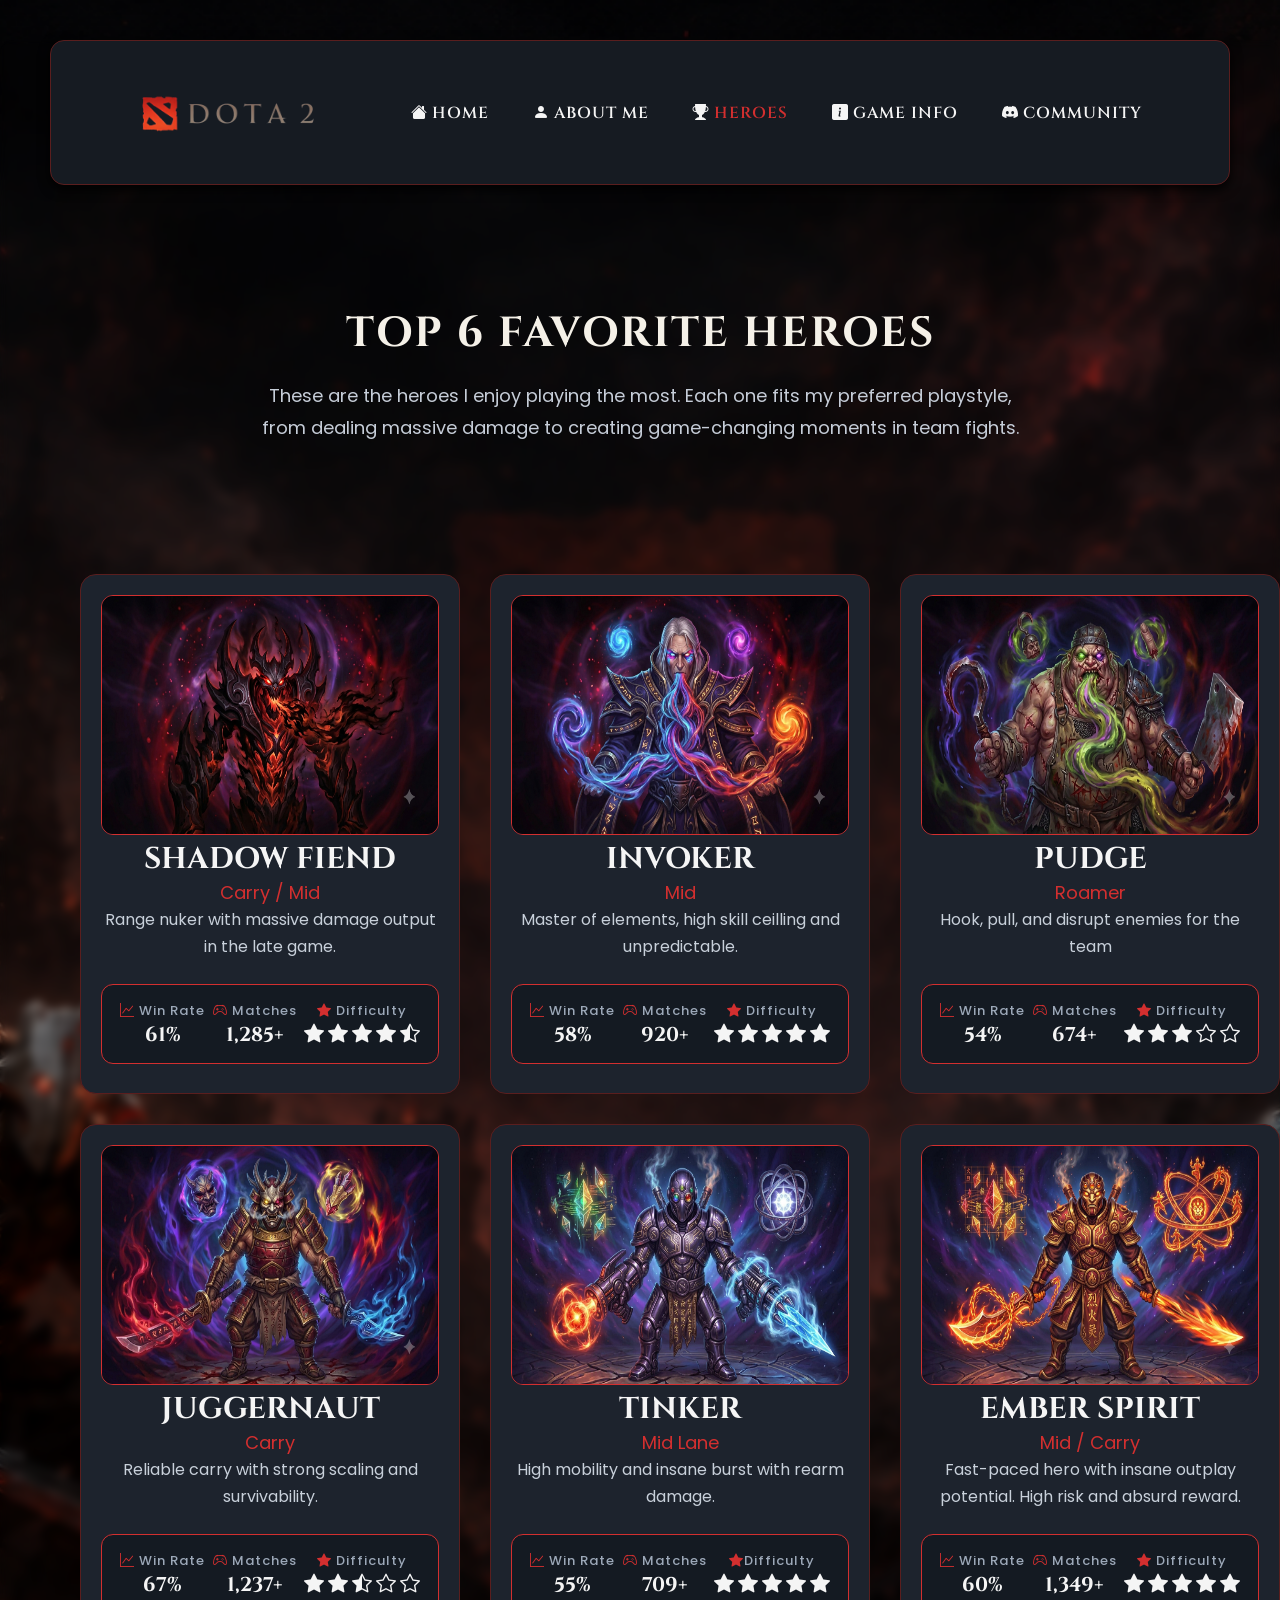
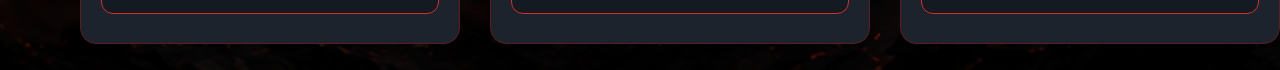
<file: views/heroes.html>
<!DOCTYPE html>
<html lang="en">
<head>
    <meta charset="UTF-8">
    <meta name="viewport" content="width=device-width, initial-scale=1.0">
    <link rel="stylesheet" href="https://cdn.jsdelivr.net/npm/bootstrap-icons@1.13.1/font/bootstrap-icons.min.css">
    <link href="https://fonts.googleapis.com/css2?family=Poppins:ital,wght@0,100;0,200;0,300;0,400;0,500;0,600;0,700;0,800;0,900;1,100;1,200;1,300;1,400;1,500;1,600;1,700;1,800;1,900&display=swap" rel="stylesheet">
    <link href="https://fonts.googleapis.com/css2?family=Cinzel:wght@400..900&family=Inter:ital,opsz,wght@0,14..32,100..900;1,14..32,100..900&display=swap" rel="stylesheet">
    <link rel="stylesheet" href="../css/heroes.css">
    <title>HEROES</title>
</head>
<body>
    <header>
        <div class="aboutme-logo"><img src="../assets/aboutme-images/dota2-logo-tips-removebg-preview.png" alt=""></div>

        <div class="navigations">
            <nav>
                <div class="items-nav">
                    <i class="bi bi-house-fill"></i><a href="../index.html">HOME</a>
                    <i class="bi bi-person-fill"></i><a href="about-me.html">ABOUT ME</a>
                    <i class="bi bi-trophy-fill"></i><a class="active" href="heroes.html">HEROES</a>
                    <i class="bi bi-info-square-fill"></i><a href="game-info.html">GAME INFO</a>
                    <i class="bi-discord"></i><a href="community.html">COMMUNITY</a>
                </div>
            </nav>
        </div>
    </header>

    <main>
        <div class="heroes-head">
            <h1>TOP 6 FAVORITE HEROES</h1>
            <p class="title-details">These are the heroes I enjoy playing the most. Each one fits my preferred playstyle, from dealing massive damage to creating game-changing moments in team fights.</p>
        </div>

        <div class="heroes-container">
            <div class="heroes-card">
                <div class="sf-img"><img src="../assets/heroes-images/sf-profile.png" alt=""></div>
                <div class="sf-details">
                    <h2>SHADOW FIEND</h2>
                    <p class="role-details">Carry / Mid</p>
                    <p class="hero-details">Range nuker with massive damage output in the late game.</p>
                </div>
                <div class="stats">
                    <div class="winrate">
                        <h2><i class="bi-graph-up"></i> Win Rate</h2>
                        <p>61%</p>
                    </div>
                    <div class="games">
                        <h2><i class="bi-controller"></i> Matches</h2>
                        <p>1,285+</p>
                    </div>

                    <div class="difficulty">
                        <h2><i class="bi-star-fill"></i> Difficulty</h2>
                        <i class="bi bi-star-fill"></i>
                        <i class="bi bi-star-fill"></i>
                        <i class="bi bi-star-fill"></i>
                        <i class="bi bi-star-fill"></i>
                        <i class="bi bi-star-half"></i>
                    </div>
                </div>
            </div>

            <div class="heroes-card">
                <div class="invoker-img"><img src="../assets/heroes-images/invoker-profile.png" alt=""></div>
                <div class="invoker-details">
                    <h2>INVOKER</h2>
                    <p class="role-details">Mid</p>
                    <p class="hero-details">Master of elements, high skill ceilling and unpredictable.</p>
                </div>
                <div class="stats">
                    <div class="winrate">
                        <h2><i class="bi-graph-up"></i> Win Rate</h2>
                        <p>58%</p>
                    </div>
                    <div class="games">
                        <h2><i class="bi-controller"> </i>Matches</h2>
                        <p>920+</p>
                    </div>

                    <div class="difficulty">
                        <h2><i class="bi-star-fill"></i> Difficulty</h2>
                        <i class="bi bi-star-fill"></i>
                        <i class="bi bi-star-fill"></i>
                        <i class="bi bi-star-fill"></i>
                        <i class="bi bi-star-fill"></i>
                        <i class="bi bi-star-fill"></i>
                    </div>
                </div>
            </div>

            <div class="heroes-card">
                <div class="pudge-img"><img src="../assets/heroes-images/pudge-profile.png" alt=""></div>
                <div class="pudge-details">
                    <h2>PUDGE</h2>
                    <p class="role-details">Roamer</p>
                    <p class="hero-details">Hook, pull, and disrupt enemies for the team</p>
                </div>
                <div class="stats">
                    <div class="winrate">
                        <h2><i class="bi-graph-up"></i> Win Rate</h2>
                        <p>54%</p>
                    </div>
                    <div class="games">
                        <h2><i class="bi-controller"></i> Matches</h2>
                        <p>674+</p>
                    </div>

                    <div class="difficulty">
                        <h2><i class="bi-star-fill"></i> Difficulty</h2>
                        <i class="bi bi-star-fill"></i>
                        <i class="bi bi-star-fill"></i>
                        <i class="bi bi-star-fill"></i>
                        <i class="bi bi-star"></i>
                        <i class="bi bi-star"></i>
                    </div>
                </div>
            </div>

            <div class="heroes-card">
                <div class="jug-img"><img src="../assets/heroes-images/jug-profile.png" alt=""></div>
                <div class="jug-details">
                    <h2>JUGGERNAUT</h2>
                    <p class="role-details">Carry</p>
                    <p class="hero-details">Reliable carry with strong scaling and survivability.</p>
                </div>
                <div class="stats">
                    <div class="winrate">
                        <h2><i class="bi-graph-up"></i> Win Rate</h2>
                        <p>67%</p>
                    </div>
                    <div class="games">
                        <h2><i class="bi-controller"></i> Matches</h2>
                        <p>1,237+</p>
                    </div>

                    <div class="difficulty">
                        <h2><i class="bi-star-fill"></i> Difficulty</h2>
                        <i class="bi bi-star-fill"></i>
                        <i class="bi bi-star-fill"></i>
                        <i class="bi bi-star-half"></i>
                        <i class="bi bi-star"></i>
                        <i class="bi bi-star"></i>
                    </div>
                </div>
            </div>

            <div class="heroes-card">
                <div class="tinker-img"><img src="../assets/heroes-images/tinker-profile.png" alt=""></div>
                <div class="tinker-details">
                    <h2>TINKER</h2>
                    <p class="role-details">Mid Lane</p>
                    <p class="hero-details">High mobility and insane burst with rearm damage. </p>
                </div>
                <div class="stats">
                    <div class="winrate">
                        <h2><i class="bi-graph-up"></i> Win Rate</h2>
                        <p>55%</p>
                    </div>
                    <div class="games">
                        <h2><i class="bi-controller"></i> Matches</h2>
                        <p>709+</p>
                    </div>

                    <div class="difficulty">
                        <h2><i class="bi-star-fill"></i>Difficulty</h2>
                        <i class="bi bi-star-fill"></i>
                        <i class="bi bi-star-fill"></i>
                        <i class="bi bi-star-fill"></i>
                        <i class="bi bi-star-fill"></i>
                        <i class="bi bi-star-fill"></i>
                    </div>
                </div>
            </div>

            <div class="heroes-card">
                <div class="ember-img"><img src="../assets/heroes-images/ember-profile.png" alt=""></div>
                <div class="ember-details">
                    <h2>EMBER SPIRIT</h2>
                    <p class="role-details">Mid / Carry</p>
                    <p class="hero-details">Fast-paced hero with insane outplay potential. High risk and absurd reward.</p>
                </div>
                <div class="stats">
                    <div class="winrate">
                        <h2><i class="bi-graph-up"></i> Win Rate</h2>
                        <p>60%</p>
                    </div>
                    <div class="games">
                        <h2><i class="bi-controller"></i> Matches</h2>
                        <p>1,349+</p>
                    </div>

                    <div class="difficulty">
                        <h2><i class="bi-star-fill"></i> Difficulty</h2>
                        <i class="bi bi-star-fill"></i>
                        <i class="bi bi-star-fill"></i>
                        <i class="bi bi-star-fill"></i>
                        <i class="bi bi-star-fill"></i>
                        <i class="bi bi-star-fill"></i>
                    </div>
                </div>
            </div>

        </div>
    </main>
</body>
</html>
</file>
<file: css/style.css>
*{
    box-sizing: border-box;
    padding: 0%;
    margin: 0%;
}
body{
    background-color: #0D1117;
    max-width: 1500px;
    width: 100%;
    margin-left: auto;
    margin-right: auto;
    box-sizing: border-box;
    margin-bottom: 20px;
}


/*All styles for header*/
header{
    background-image: url(../assets/images/header-bg.jpg);
    background-position: center;
    background-repeat: no-repeat;
}
header{
    align-items: center;
    display: flex;
    justify-content: space-evenly;
    background-color: #141A21;
    border-radius: 12px;
    width: 100%;
    height: 220px;
    max-width: 1500px;
    padding-top: 30px;
    padding-bottom: 30px;
    padding-left: 50px;
    padding-right: 45px;
    gap: 40px;
    margin-top: 25px;
    margin-left: auto;
    margin-right: auto;
    border: #5A1E1E solid;
}

header .header-logo img{
    height: 140px;
    width: 140px;
    margin-right: 40px;
    border: #8B2A2A solid 2px;
}

header .dota2-logo img{
    height: 140px;
    width: 140px;
    margin-left: 60px;
}


header .header-content .stats-content{
    display: flex;
    justify-content: space-around;
    gap: 40px;
}

header .header-content{
    width: 700px;
}

.header-content h1{
    color: #F5F5F5;
    font-size: 42px;
    font-weight: 700;
    font-family: "Cinzel", serif;
}

.header-content .sub{
    color: #D32F2F;
    font-size: 20px;
    font-weight: 500;
    margin-top: 10px;
    margin-bottom: 30px;
    font-family: "Inter", sans-serif;
}

.header-content .stats-content .statistics{
    text-align: center;
    color: #B0B8C4;
    font-size: 15px;
    font-weight: 600;
    font-family: "Inter", sans-serif;
}

.stats-content h2{
    margin-top: 10px;
    color: #F5F5F5;
    font-size: 30px;
    font-weight: 700;
    text-align: center;
    font-family: "Inter", sans-serif;
}

.divider{
    border-left: solid #5A1E1E;
    margin: 12px;
}
/*end of the style of header*/

/* this is the navigation section */
nav{
    width: 100%;
    max-width: 1500px;
    height: 60px;
    background-color: #141A21;
    border-bottom: 1px #2A313C;
    border-radius: 10px;
    padding-bottom: 15px;
    padding-top: 15px;
    padding-right: 30px;
    padding-left: 30px;
    margin-top: 30px;
    display: flex;
    justify-content: space-evenly;
    align-items: center;
    gap: 40px;
    border: solid 1px #5A1E1E;
}

nav a{
    text-decoration: none;
    font-family: "Inter", sans-serif;
    font-size: 16px;
    font-weight: 600;
    color: #B0B8C4;
}

nav a:hover{
    color:#D32F2F;
}
/* end of navigation */

/* about design */
.first-article{
    width: 100%;
    background:#1F2328 ;
    border: #5A1E1E solid;
    padding: 30px;
    height: 400px;
    margin-top: 30px;
    border-radius: 12px;
    padding-left: 40px;
    padding-right: 40px;
    max-width: 1500px;
    margin-left: auto;
    margin-right: auto;
}

.article-title h3{
    color: #F5F5F5;
    font-size: 32px;
    font-family: "Cinzel", serif;

}

.article-title .article-content{
    color: #B0B8C4;
    font-size: 17px;
    line-height: 1.7;
    font-family: "Inter", sans-serif;
}

.first-article{
    background-image: url(../assets/images/sf-aboutBG.jpg);
    background-repeat: no-repeat;
    background-position: center;
}
/* end of about hero */

/* start of game image banner */

.game-artwork{
    display: block;
    margin-top: 30px;
    max-width: 1500px;
    width: 100%;
    height: 650px;
    padding: 20px;
    border-radius: 12px;
    border: #5A1E1E solid;
    margin-left: auto;
    margin-right: auto;
    background-color: #141A21;
}

.game-artwork h4{
    margin-bottom: 20px;
    font-weight: 700;
    letter-spacing: 1px;
    font-size: 28px;
    color: #f5f5f5;
    text-align: center;
    font-family: "Cinzel", serif;
}

.game-image img{
    margin-bottom: 20px;
    height: 500px;
    width: 100%;
    border-radius: 12px;
    border: #8B2A2A solid 2px; 
}

.game-artwork .gm-details{
    color: #B0B8C4;
    font-size: 16px;
    font-weight: 400;
    font-family: "Inter", sans-serif;
    text-align: center;
}
/* end of gm banner */

/* top 5 heores section */
.heroes-article{
    width: 100%;
    max-width: 1500px;
    padding: 30px;
    background-color: #141A21;
    border: 1px solid #5A1E1E;
    border-radius: 12px;
    margin-top: 30px;
    margin-left: auto;
    margin-right: auto;
}

.heroes-article h4{
    font-family: "Cinzel", serif;
    font-size: 32px;
    font-weight: 700px;
    color: #f5f5f5;
}

.favorite-heroes .hero{
    width: 180px;
    height: 220px;
    border-radius: 10px;
    padding: 12px;
    background-color: #1B2028;
    border: 1px solid #5A1E1E;
}

.hero .hero-img img{
    width: 156px;
    height: 156px;
    border: 1px solid #8B2A2A;
    border-radius: 8px;
}

.heroes-article .favorite-heroes{
    margin-top: 25px;
    display: flex;
    align-items: center;
    justify-content: space-evenly;
    gap: 20px;
    margin-left: auto;
    margin-right: auto;
}

.favorite-heroes .hero p{
    font-size: 18px;
    font-weight: 600;
    font-family: "Inter", sans-serif;
    color: #F5F5F5;
    text-align: center;
    
}

.heroes-article .favorite-heroes :hover{
    color: #8B2A2A;
    cursor: pointer;
}

.heroes-article .favorite-heroes img :hover{
    color: #8B2A2A;
}
/* end of top 5 favorite heroes */


.section-aside{
    display: flex;
    gap: 10px;
}

/* start of form */

.input-fields{
    width: 60%;
    max-width: 900px;
    padding: 30px;
    border-radius: 12px;
    background-color: #141A21;
    border: 1px solid #5A1E1E;
    height: 740px;
    margin-top: 30px;
}

.title p{
    font-family: "Cinzel", serif;
    font-size: 28px;
    font-weight: 700;
    color: #F5F5F5;
    text-align: center;
    margin-bottom: 15px;
}

.fillup-description p{
    font-family: "Inter", sans-serif;
    font-size: 16px;
    color: #B0B8C4;
    line-height: 1.6;
    text-align: center;
    margin-bottom: 30px;
}

.input-for-name label{
    font-family: "Inter", sans-serif;
    font-size: 16px;
    font-weight: 600;
    color: #F5F5F5;
    margin-bottom: 6px;
}

.input-for-name input{
    width: 100%;
    height: 48px;
    background-color: #1B2028;
    border: 1px solid #8B2A2A;
    border-radius: 8px;
    padding-left: 15px;
    color: #F5F5F5;
    margin-bottom: 12px;
}

.input-for-email label{
    font-family: "Inter", sans-serif;
    font-size: 16px;
    font-weight: 600;
    color: #F5F5F5;
    margin-bottom: 6px;
}

.input-for-email input{
    width: 100%;
    height: 48px;
    background-color: #1B2028;
    border: 1px solid #8B2A2A;
    border-radius: 8px;
    padding-left: 15px;
    color: #F5F5F5;
    margin-bottom: 12px;
}

.select-region label{
    font-family: "Inter", sans-serif;
    font-size: 16px;
    font-weight: 600;
    color: #F5F5F5;
    margin-bottom: 6px;
}

.select-region select{
    width: 100%;
    height: 48px;
    background-color: #1B2028;
    border: 1px solid #8B2A2A;
    border-radius: 8px;
    padding-left: 15px;
    color: #F5F5F5;
    margin-bottom: 12px;
}

.select-favhero label{
    font-family: "Inter", sans-serif;
    font-size: 16px;
    font-weight: 600;
    color: #F5F5F5;
    margin-bottom: 6px;
}

.select-favhero select{
    width: 100%;
    height: 48px;
    background-color: #1B2028;
    border: 1px solid #8B2A2A;
    border-radius: 8px;
    padding-left: 15px;
    color: #F5F5F5;
    margin-bottom: 12px;
}

.experience-level label{
    font-family: "Inter", sans-serif;
    font-size: 16px;
    font-weight: 600;
    color: #F5F5F5;
    margin-bottom: 10px;

}

.experience-level input[type="radio"]{
    accent-color: #8B2A2A; 
    transform: scale(1.5);
    margin-right: 1px;
    margin-bottom: 12px;
}

.experience-level input{
    margin-right: 25px;
}

.comments label{
    font-family: "Inter", sans-serif;
    font-size: 16px;
    font-weight: 600;
    color: #F5F5F5;
    margin-bottom: 6px;
}

.comments textarea{
    width: 100%;
    height: 110px;
    background-color: #1B2028;
    border: 1px solid #8B2A2A;
    border-radius: 8px;
    padding: 15px;
    color: #F5F5F5;
}

.buttons .join{
    width: 160px;
    height: 48px;
    background-color: #D32F2F;
    color: #FFFFFF;
    font-family: "Inter", sans-serif;
    font-size: 16px;
    font-weight: 600;
    border-radius: 8px;
    margin-right: 15px;
}

.buttons .clear{
    width: 120px;
    height: 48px;
    background-color: #2A313C;
    border: 1px solid #8B2A2A;
    color: #FFFFFF;
    font-family: "Inter", sans-serif;
    font-size: 16px;
    font-weight: 600;
    border-radius: 8px;
}

.buttons{
    margin-top: 30px;
    text-align: center;
}

.experience-container{
    display: inline-flex;
    margin-left: 20px;
    gap: 10px;
}




/* start of how to win a game design */

.game-tips{
    background-image: url(../assets/images/tips-background.png);
    background-position: end;
    background-repeat: no-repeat;
    height: 740px;
    width: 40%;
    max-width: 600px;
    background-color: #141A21;
    border: 1px solid #5A1E1E;
    border-radius: 12px;
    padding: 30px;
    margin-top: 30px;
}

.game-tips h5{
    font-size: 32px;
    font-weight: 700;
    color: #F5F5F5;
    font-family: "Cinzel", serif;
}


.list-of-strats .strat{
    display: flex;

}

.strat p{
    display: inline-block;
    margin: 20px;
    text-align: center;
    line-height: 38px;
    font-size: 18px;
    color: #F5F5F5;
    font-family: "Inter", sans-serif;
    font-weight: 600;
}


span.circle{
    margin: 20px;
    background-color: #7A1E1E;
    border-radius: 50%;
    /* -moz-border-radius: 50%;
    -webkit-border-radius: 50%; */
    display: inline-block;
    color: #F5F5F5;
    font-weight: 700;
    width: 40px;
    height: 40px;
    line-height: 38px;
    text-align: center;
    align-items: center;
    border: 2px solid #D32F2F;
}
/* end of dota2 tips */

/* game info start */
.game-info{
    width: 100%;
    max-width: 1500px;
    background-color: #141A21;
    padding: 30px;
    border: 1px solid #2A313C;
    border-radius: 12px;
    margin-top: 30px;
    margin-left: auto;
    margin-right: auto;
}

.game-info h6{
    font-family: "Cinzel", serif;
    font-size: 32px;
    font-weight: 700;
    color: #f5f5f5;
    margin-bottom: 30px;
}

table{
    width: 100%;
    text-align: justify;
    align-items: center;

}

thead{
    background-color:#8B1E1E ;
    color: #F5F5F5;
    font-family: "Inter", sans-serif;
    font-size: 16px;
    font-weight: 600;
}

table, th, td{
    border: solid #2A313C 1px;
    padding-top: 15px;
    padding-bottom: 15px;
    padding-left: 30px;
    padding-right: 30px;
}
table td{
    background-color: #1B2028;
    color: #B0B8C4;
    font-family: "Inter", sans-serif;
    font-weight: 400;
}

/* end of game info */

/* official website start */

.dota2-website{
    width: 100%;
    max-width: 1500px;
    padding: 35px;
    margin-top: 30px;
    background-color: #141A21;
    border: 1px solid #2A313C;
    border-radius: 12px;
    align-items: center;
    text-align: center;
}

.dota2-website .website-title{
    font-family: "Cinzel", serif;
    font-size: 32px;
    font-weight: 700;
    color: #F5F5F5;
    text-align: center; 
    margin-bottom: 20px;
}

.dota2-website .description-of-website{
    font-family: "Inter", sans-serif;
    font-size: 17px;
    font-weight: 400px;
    color: #B0B8C4;
    line-height: 1.7;
    text-align: center;
    margin-bottom: 30px;
    width: 1435px;
    align-items: center;
}

.dota2-website .link-to-website{
    width: 250px;
    height: 55px;
    background-color: #D32F2F;
    /* color: #ffffff; */
    font-family: "Inter", sans-serif;
    font-size: 16px;
    font-weight: 600;
    border-radius: 8px;
    text-align: center;
    box-shadow: 0 4px 10px rgba(211,47,47,.35);
}

.dota2-website .link-to-website a:hover{
    color: #B71C1C;
}

.link-to-website a{
    text-decoration: none;
    color: #ffffff
}
</file>
<file: css/about-me.css>
*{
    box-sizing: border-box;
    padding: 0;
    margin: 0;
}
body{
    width: 100%;
    max-width: 1280px;
    margin: 40px auto;
    /* padding-top: 60px; */
    /* padding-bottom: 60px; */
    padding-left: 50px;
    padding-right: 50px;
    border-radius: 14px;
    background-image: url(../assets/aboutme-images/about-me-background.png);
    background-size: cover;
    background-position: center center;
    background-repeat: no-repeat;
    background-color: rgba(22,27,34,.88);
}
header{
    width: 100%;
    max-width: 1280px;
    margin: auto;
    display: flex;
    align-items: center;
    justify-content: space-around;
    height: 145px;
    padding-left: 40px;
    padding-left: 40px;
    background-color: #161B22;
    border-radius: 14px;
    border: solid 1px #5A1E1E;
    box-shadow: 0px 4px 12px;
}

header .aboutme-logo img{
    width: 180px;
    height: auto;
}
header nav a{
    text-decoration: none;
    display: inline;
    margin-right: 40px;
    color: #f5f5f5;
    font-family: "Cinzel", serif;
    font-size: 16px;
    font-weight: 600;
    letter-spacing: 1px ;   

}

header nav i{
    color: #f5f5f5;
    margin-right: 5px;
    font-size: 16px;
}
header nav a:hover{
    color: #D32F2F;
}

header nav .active{
    color: #D32F2F;
}  

main{
    width: 100%;
    max-width: 1280px;
    /* padding-top: 60px;
    padding-bottom: 10px; */
    padding-left: 30px;
    padding-right: 30px;
}

main .title h1{
    font-size: 46ppx;
    font-weight: 700;
    letter-spacing: 2px;
    margin-bottom: 24px;
    color: #f5f5f5;
    font-family: "Cinzel", serif;
}

main .aboutme-details .p2{
    width: 100%;
    max-width: 900px;
    font-family: "Poppins", sans-serif;
    font-weight: 400;
    font-size: 18px;
    line-height: 1.8;
    text-align: justify;
    color: #B8C0CC;
    margin-bottom: 50px;
    
}

main .aboutme-details p{
    width: 100%;
    max-width: 900px;
    font-family: "Poppins", sans-serif;
    font-weight: 400;
    font-size: 18px;
    line-height: 1.8;
    text-align: justify;
    color: #B8C0CC;
    margin-bottom: 50px;
}

.info-box{
    height: auto;
    width: 100%;
    max-width: 576px;
    columns: 2;
    gap: 15px;
    height: 380px;
}

.info-box .role{
    width: 100%;
    height: 120px;
    border-radius: 10px;
    padding: 20px;
    border: solid 1px #5A1E1E;
    text-align: center;
    margin-bottom: 10px;
    background-image: url(../assets/aboutme-images/info-box-card-img.png);
    background-position: center;
    background-repeat: no-repeat;
}

.info-box .role .role-details h2{
    font-size: 14px;
    font-weight: 600;
    letter-spacing: 1.5px;
    color: #D32F2F;
    margin-top: 13px;
    margin-bottom: 10px;
    text-transform: Uppercase;
    font-family: "Cinzel", serif;
}

.info-box .role .role-details p{
    font-size: 20px;
    font-weight: 700;
    color: #f5f5f5;
    font-family: "Cinzel", serif;
}


.info-box .play-style{
    width: 100%;
    height: 120px;
    border-radius: 10px;
    padding: 20px;
    border: solid 1px #5A1E1E;
    text-align: center;
    margin-bottom: 10px;
    background-image: url(../assets/aboutme-images/info-box-card-img.png);
    background-position: center;
    background-repeat: no-repeat;
}

.info-box .play-style h2{
    font-size: 14px;
    font-weight: 600;
    letter-spacing: 1.5px;
    color: #D32F2F;
    margin-top: 13px;
    margin-bottom: 10px;
    text-transform: Uppercase;
    font-family: "Cinzel", serif;
}

.info-box .play-style p{
    font-size: 20px;
    font-weight: 700;
    color: #f5f5f5;
    font-family: "Cinzel", serif;
}


.info-box .favorite-mode{
    width: 100%;
    height: 120px;
    border-radius: 10px;
    padding: 20px;
    border: solid 1px #5A1E1E;
    text-align: center;
    margin-bottom: 10px;
    padding: 20px;
    background-image: url(../assets/aboutme-images/info-box-card-img.png);
    background-position: center;
    background-repeat: no-repeat;
}

.info-box .favorite-mode h2{
    font-size: 14px;
    font-weight: 600;
    letter-spacing: 1.5px;
    color: #D32F2F;
    margin-top: 13px;
    margin-bottom: 10px;
    text-transform: Uppercase;
    font-family: "Cinzel", serif;
}

.info-box .favorite-mode p{
    font-size: 20px;
    font-weight: 700;
    color: #f5f5f5;
    font-family: "Cinzel", serif;
}


.info-box .play-time{
    width: 100%;
    height: 120px;
    border-radius: 10px;
    padding: 20px;
    border: solid 1px #5A1E1E;
    text-align: center;
    margin-bottom: 10px;
    padding: 20px;
    background-image: url(../assets/aboutme-images/info-box-card-img.png);
    background-position: center;
    background-repeat: no-repeat;
}

.info-box .play-time h2{
    font-size: 14px;
    font-weight: 600;
    letter-spacing: 1.5px;
    color: #D32F2F;
    margin-top: 13px;
    margin-bottom: 10px;
    text-transform: Uppercase;
    font-family: "Cinzel", serif;
}

.info-box .play-time p{
    font-size: 20px;
    font-weight: 700;
    color: #f5f5f5;
    font-family: "Cinzel", serif;
}

.info-box .achievements{
    width: 100%;
    height: 120px;
    border-radius: 10px;
    padding: 20px;
    border: solid 1px #5A1E1E;
    text-align: center;
    margin-bottom: 10px;
    padding: 20px;
    background-image: url(../assets/aboutme-images/info-box-card-img.png);
    background-position: center;
    background-repeat: no-repeat;
}

.info-box .achievements h2{
    font-size: 14px;
    font-weight: 600;
    letter-spacing: 1.5px;
    color: #D32F2F;
    margin-top: 13px;
    margin-bottom: 10px;
    text-transform: Uppercase;
    font-family: "Cinzel", serif;
}

.info-box .achievements p{
    font-size: 20px;
    font-weight: 700;
    color: #f5f5f5;
    font-family: "Cinzel", serif;
}

.info-box .motto{
    width: 100%;
    height: 120px;
    border-radius: 10px;
    padding: 20px;
    border: solid 1px #5A1E1E;
    text-align: center;
    margin-bottom: 10px;
    padding: 20px;
    background-image: url(../assets/aboutme-images/info-box-card-img.png);
    background-position: center;
    background-repeat: no-repeat;
}

.info-box .motto h2{
    font-size: 14px;
    font-weight: 600;
    letter-spacing: 1.5px;
    color: #D32F2F;
    margin-bottom: 8px;
    text-transform: Uppercase;
    font-family: "Cinzel", serif;
}

.info-box .motto p{
    font-size: 20px;
    font-weight: 700;
    color: #f5f5f5;
    font-family: "Cinzel", serif;
}
</file>
<file: css/community.css>
*{
    box-sizing: border-box;
    margin: 0;
    padding: 0;
}

body{
    max-width: 1200px;
    width: 100%;
    margin: 0 auto;
    padding-top: 50px;
    padding-bottom: 70px;
    background-color: #11151C;
}

header{
    width: 100%;
    max-width: 1280px;
    margin: auto;
    margin-bottom: 60px;
    display: flex;
    align-items: center;
    justify-content: space-around;
    height: 145px;
    padding-left: 40px;
    padding-left: 40px;
    background-color: #161B22;
    border-radius: 14px;
    border: solid 1px #5A1E1E;
    box-shadow: 0px 4px 12px;
}

header .aboutme-logo img{
    width: 180px;
    height: auto;
}
header nav a{
    text-decoration: none;
    display: inline;
    margin-right: 40px;
    color: #f5f5f5;
    font-family: "Cinzel", serif;
    font-size: 16px;
    font-weight: 600;
    letter-spacing: 1px ;   

}

header nav i{
    color: #f5f5f5;
    margin-right: 5px;
    font-size: 16px;
}
header nav a:hover{
    color: #D32F2F;
}

header nav .active{
    color: #D32F2F;
}

main .community-head{
    padding: 60px;
    height: 380px;
    width: 100%;
    max-width: 1200px;
    background-image: url(../assets/community-images/heores-background-img.png);
    background-position: center;
    background-repeat: no-repeat;
    background-size: cover;
    border-radius: 18px;
    margin-bottom: 60px;
    border: 1px solid #D32F2F;
    box-shadow: 0 12px 24px rgba(0,0,0,.45);
}

main .community-head h1{
    font-family: "Cinzel", serif;
    font-size: 54px;
    font-weight: 700;
    color: #f5f5f5;
    letter-spacing: 2px;
    margin-bottom: 20px;
}

main .community-head p{
    font-family: "Poppins", sans-serif;
    font-size: 18px;
    font-weight: 600;
    color: #BFC6CF;
    margin-bottom: 10px;
    line-height: 1.8;
}

main .community-head .why-join img{
    height: 250px;
    width: 250px;
}

.why-join{
    display: flex;
    height: 300px;
    width: 100%;
    padding: 40px;
    margin-bottom: 20px;
}

.why-join .why-join-details h2{
    font-family: "Cinzel", serif;
    font-size: 40px;
    color: #f5f5f5;
    letter-spacing: 2px;
    margin-bottom: 20px;
}

.why-join .why-join-details p{
    font-family: "Poppins", sans-serif;
    font-size: 22px;
    font-weight: 600;
    color: #BFC6CF;
    line-height: 1.6;
}

main .social-media{
    display: flex;
    height: 300px;
    width: 100%;
    max-width: 1200px;
    gap: 24px;
    margin-bottom: 60px;
}

.social-media .discord{
    padding-top: 20px;
    padding-left: 10px;
    padding-right: 10px;
    width: 25%;
    text-align: center;
    border-radius: 18px;
    border: 1px solid #5A1E1E; 
    background-color: #202733;
    box-shadow: 0 12px 24px rgba(0,0,0,.45);
}

.social-media .steam{
    padding-top: 20px;
    padding-left: 10px;
    padding-right: 10px;
    width: 25%;
    text-align: center;
    border-radius: 18px;
    border: 1px solid #5A1E1E; 
    background-color: #202733;
    box-shadow: 0 12px 24px rgba(0,0,0,.45);
}

.social-media .facebook{
    padding-top: 20px;
    padding-left: 10px;
    padding-right: 10px;
    width: 25%;
    text-align: center;
    border-radius: 18px;
    border: 1px solid #5A1E1E; 
    background-color: #202733;
    box-shadow: 0 12px 24px rgba(0,0,0,.45);
}

.social-media .reddit{
    padding-top: 20px;
    padding-left: 10px;
    padding-right: 10px;
    width: 25%;
    text-align: center;
    border-radius: 18px;
    border: 1px solid #5A1E1E;
    background-color: #202733;
    box-shadow: 0 12px 24px rgba(0,0,0,.45);
}

.social-media .discord i{
   font-size: 64px;
   color:#D32F2F; 
}

.social-media .steam i{
   font-size: 64px;
   color:#D32F2F; 
}

.social-media .facebook i{
   font-size: 64px;
   color:#D32F2F; 
}

.social-media .reddit i{
   font-size: 64px;
   color:#D32F2F; 
}

.social-media .discord h3{
    letter-spacing: 2px;
    margin-top: 20px;
    font-size: 28px;
    color: #F5F5F5;
    font-family: "Cinzel", serif;
    margin-bottom: 20px;
}

.social-media .steam h3{
    letter-spacing: 2px;
    margin-top: 20px;
    font-size: 28px;
    color: #F5F5F5;
    font-family: "Cinzel", serif;
    margin-bottom: 20px;
}

.social-media .facebook h3{
    letter-spacing: 2px;
    margin-top: 20px;
    font-size: 28px;
    color: #F5F5F5;
    font-family: "Cinzel", serif;
    margin-bottom: 20px;
}

.social-media .reddit h3{
    letter-spacing: 2px;
    margin-top: 20px;
    font-size: 28px;
    color: #F5F5F5;
    font-family: "Cinzel", serif;
    margin-bottom: 20px;
}

.social-media .discord p{
    font-size: "Poppins", sans-serif;
    font-size: 18px;
    font-weight: 400;
    line-height: 1.6;
    color: #E8E8E8;
    margin-bottom: 20px;
}

.social-media .steam p{
    font-size: "Poppins", sans-serif;
    font-size: 18px;
    font-weight: 400;
    line-height: 1.6;
    color: #E8E8E8;
    margin-bottom: 20px;
}

.social-media .facebook p{
    font-size: "Poppins", sans-serif;
    font-size: 18px;
    font-weight: 400;
    line-height: 1.6;
    color: #E8E8E8;
    margin-bottom: 20px;
}

.social-media .reddit p{
    font-size: "Poppins", sans-serif;
    font-size: 18px;
    font-weight: 400;
    line-height: 1.6;
    color: #E8E8E8;
    margin-bottom: 20px;
}

.social-media .links{
    padding-top: 7px;
    align-items: center;
    height: 35px;
    width: 100%;
    max-width: 150px;
    background-color: #C0392B;
    border-radius: 20px;
    border: 1px solid #5A1E1E;
    margin-left: 55px;
}

.social-media .links a{
    color: #F5F5F5;
    text-align: center;
    text-decoration: none;
}

.social-media .links a:hover{
    color: #10141C;
}

.community-fill-up{
    height: 550px;
    width: 100%;
    max-width: 1200px;
    padding: 20px;
    border-radius: 18px;
    border: 1px solid #5A1E1E;
    background-color: #202733;
    margin-bottom: 50px;

    .fill-up-title{
        color: #f5f5f5;
        font-size: 40px;
        text-align: center;
        font-family: "Cinzel", serif;
        margin-bottom: 20px;
    }
}

.community-fill-up form .fullname-email{
    display: flex;
    gap: 20px;
    margin-bottom: 20px;
}

.fullname input{
    width: 550px;
    height: 40px;
    border-radius: 6px;
    background-color: #202733;
    border: 1px solid #D32F2F;
    padding-left: 10px;
    color: #F5F5F5;
}

.fullname input::placeholder{
    color: #BFC6CF;
}

.email input{
    width: 550px;
    height: 40px;
    border-radius: 6px;
    background-color: #202733;
    border: 1px solid #D32F2F;
    padding-left: 10px;
    color: #F5F5F5;
}

.email input::placeholder{
    color: #BFC6CF;
}

.fullname label{
    font-family: "Poppins", sans-serif;
    font-size: 16px;
    color: #F5F5F5;
}

.email label{
    font-family: "Poppins", sans-serif;
    font-size: 16px;
    color: #F5F5F5;
}

.country-currentr-favoriteh{
    display: flex;
    gap: 10px;
    margin-bottom: 20px;
}

.country select{
    width: 380px;
    height: 40px;
    border-radius: 6px;
    border: 2px solid #D32F2F;
    background-color: #202733;
    color: #F5F5F5;
}

.current-rank select{
    width: 380px;
    height: 40px;
    border-radius: 6px;
    border: 2px solid #D32F2F;
    background-color: #202733;
    color: #F5F5F5;
}

.favorite-hero select{
    width: 380px;
    height: 40px;
    border-radius: 6px;
    border: 2px solid #D32F2F;
    background-color: #202733;
    color: #F5F5F5;
}

.country label{
    font-family: "Poppins", sans-serif;
    font-size: 16px;
    color: #F5F5F5;
}

.current-rank label{
    font-family: "Poppins", sans-serif;
    font-size: 16px;
    color: #F5F5F5;
}

.favorite-hero label{
    font-family: "Poppins", sans-serif;
    font-size: 16px;
    color: #F5F5F5;
}

.preferredrole-experiencelvl-favoritesrvr{
    display: flex;
    gap: 10px;
    margin-bottom: 20px;
}

.preferred-role select{
    width: 380px;
    height: 40px;
    border-radius: 6px;
    border: 2px solid #D32F2F;
    background-color: #202733;
    color: #F5F5F5;
}

.experience-level select{
    width: 460px;
    height: 40px;
    border-radius: 6px;
    border: 2px solid #D32F2F;
    background-color: #202733;
    color: #F5F5F5;
}

.favorite-server select{
    width: 300px;
    height: 40px;
    border-radius: 6px;
    border: 2px solid #D32F2F;
    background-color: #202733;
    color: #F5F5F5;
}

.favorite-server label{
    font-family: "Poppins", sans-serif;
    font-size: 16px;
    color: #F5F5F5;
}

.experience-level label{
    font-family: "Poppins", sans-serif;
    font-size: 16px;
    color: #F5F5F5;
}

.preferred-role label{
    font-family: "Poppins", sans-serif;
    font-size: 16px;
    color: #F5F5F5;
}

.message textarea{
    width: 100%;
    height: 70px;
    border-radius: 6px;
    border: 2px solid #D32F2F;
    background-color: #202733;
    padding-left: 5px;
    padding-top: 5px;
    margin-top: 5px;
    margin-bottom: 20px;
    color: #F5F5F5;
}

.message label{
    font-family: "Poppins", sans-serif;
    font-size: 16px;
    color: #F5F5F5;
}

.message textarea::placeholder{
    color: #BFC6CF;
}

.submit-button{
    text-align: center;
}

.submit-button button{
    text-decoration: none;
    background-color: #D32F2F;
    height: 50px;
    width: 350px;
    color: #F5F5F5;
    font-family: "Cinzel", serif;
    font-size: 16px;
    font-weight: 600;
    border-radius: 6px;
}

.submit-button button:hover{
    color: #10141C;
}

.mp-fr-mpr-ar{
    display: flex;
    gap: 20px;
    margin-bottom: 50px;
    width: 100%;
    max-width: 1200px;
    height: 250px;
}

.mp-fr-mpr-ar .monthly-players{
    width: 100%;
    max-width: 380px;
    text-align: center;
    border: 1px solid #5A1E1E;
    border: 1px solid #5A1E1E;
    background-color: #202733;
    box-shadow: 0 12px 24px rgba(0,0,0,.45);
    padding-top: 20px;
    border-radius: 18px;
}

.mp-fr-mpr-ar .sea{
    width: 100%;
    max-width: 380px;
    text-align: center;
    border: 1px solid #5A1E1E;
    background-color: #202733;
    box-shadow: 0 12px 24px rgba(0,0,0,.45);
    padding-top: 20px;
    border-radius: 18px;
}

.mp-fr-mpr-ar .carry{
    width: 100%;
    max-width: 380px;
    text-align: center;
    border: 1px solid #5A1E1E;
    background-color: #202733;
    box-shadow: 0 12px 24px rgba(0,0,0,.45);
    padding-top: 20px;
    border-radius: 18px;
}

.mp-fr-mpr-ar .rank{
    width: 100%;
    max-width: 380px;
    text-align: center;
    border: 1px solid #5A1E1E;
    background-color: #202733;
    box-shadow: 0 12px 24px rgba(0,0,0,.45);
    padding-top: 20px;
    border-radius: 18px;
}

.mp-fr-mpr-ar .monthly-players i{
    font-size: 64px;
    color:#D32F2F;
}

.mp-fr-mpr-ar .sea i{
    font-size: 64px;
    color:#D32F2F;
}

.mp-fr-mpr-ar .carry i{
    font-size: 64px;
    color:#D32F2F;
}

.mp-fr-mpr-ar .rank i{
    font-size: 64px;
    color:#D32F2F;
}

.mp-fr-mpr-ar h3{
    letter-spacing: 2px;
    margin-top: 20px;
    font-size: 28px;
    color: #F5F5F5;
    font-family: "Cinzel", serif;
    margin-bottom: 10px;
}

.mp-fr-mpr-ar .subtitle{
    font-family: "Poppins", sans-serif;
    font-size: 22px;
    font-weight: 600;
    color: #f7E7CE;
    line-height: 1.6;
    text-transform: uppercase;
    margin-bottom: 5px;
}

.mp-fr-mpr-ar .details{
    font-family: "Poppins", sans-serif;
    font-size: 12px;
    color: #F5F5F5;
    font-weight: 400;
}

.community-quote{
    width: 100%;
    max-width: 1200px;
    height: 300px;
    padding: 70px;
    text-align: center;
    background-image: url(../assets/community-images/baner-for-quote.png);
    background-position: center center;
    background-repeat: no-repeat;
    background-size: cover;
    border-radius: 18px;
    border: solid #D32F2F 1px;
    box-shadow: 0 12px 24px rgba(0,0,0,.45);
}

.community-quote h4{
    font-family: "Cinzel", serif;
    font-size: 36px;
    font-weight: 700;
    color: #f5f5f5;
    letter-spacing: 2px;
    margin-bottom: 20px;
}

.community-quote p{
    font-family: "Cinzel", serif;
    font-size: 22px;
    font-weight: 400;
    color: #f7E7CE;
    margin-bottom: 10px;
    line-height: 1.8;
}

.community-quote span{
    color: #D32F2F;
}
</file>
<file: css/game-info.css>
*{
    box-sizing: border-box;
    margin: 0;
    padding: 0;
}

body{
    max-width: 1200px;
    width: 100%;
    margin: 0 auto;
    padding-top: 50px;
    padding-bottom: 70px;
    background-color: #10141C;
}

header{
    width: 100%;
    max-width: 1280px;
    margin: auto;
    margin-bottom: 60px;
    display: flex;
    align-items: center;
    justify-content: space-around;
    height: 145px;
    padding-left: 40px;
    padding-left: 40px;
    background-color: #161B22;
    border-radius: 14px;
    border: solid 1px #5A1E1E;
    box-shadow: 0px 4px 12px;
}

header .aboutme-logo img{
    width: 180px;
    height: auto;
}
header nav a{
    text-decoration: none;
    display: inline;
    margin-right: 40px;
    color: #f5f5f5;
    font-family: "Cinzel", serif;
    font-size: 16px;
    font-weight: 600;
    letter-spacing: 1px ;   

}

header nav i{
    color: #f5f5f5;
    margin-right: 5px;
    font-size: 16px;
}
header nav a:hover{
    color: #D32F2F;
}

header nav .active{
    color: #D32F2F;
}

main{
    width: 100%;
    max-width: 1400px;
    margin: auto;
}
main .head{
    height: 350px;
    border-radius: 16px;
    padding-left: 70px;
    padding-right: 70px;
    padding-top: 60px;
    padding-bottom: 60px;
    background-image: linear-gradient(rgba(0, 0, 0, 0.6), rgba(0, 0, 0, 0.6)), url('../assets/gameinfo-images/background-of-main-head.png');
    background-position:center center ;
    background-repeat: no-repeat;
    margin-bottom: 50px;
}

main .head h1{
    font-family: "Cinzel", serif;
    font-size: 64px;
    font-weight: 700;
    color: #F8F5F0;
    letter-spacing: 2px;
    margin-bottom: 20px;
}

main .head .subtitle{
    font-family: "Poppins", sans-serif;
    font-size: 18px;
    font-weight: 600;
    color: #E34234;
    margin-bottom: 18px;
}

main .head .head-details{
    font-family: "Poppins", sans-serif;
    font-size: 20px;
    font-weight: 400;
    line-height: 34px;
    color: #f5f5f5;
    max-width: 700px;
}

.game-overview .radiant-dire .radiant img{
    height: 80px;
    width: 80px;
}

.game-overview .radiant-dire .dire img{
    height: 80px;
    width: 80px;
}

.flex-1{
    margin-top: 60px;
    display: flex;
    gap: 24px;
    justify-content: space-between;
    margin-bottom: 80px;
}
.flex-1 .game-overview{
    width: 24%;
    min-width: 280px;
    height: 540px;
    padding: 30px;
    border-radius: 18px;
    background-color: #1D2430;
    border: 1px solid #8B1E1E;
    box-shadow: 0 12px 24px rgba(0,0,0,.45);
}

.flex-1 .game-overview h2{
    font-family: "Cinzel", serif;
    font-size: 32px;
    font-weight: 700;
    color: #F5F1EA;
    margin-bottom: 30px;
}

.flex-1 .game-overview .overview-details{
    font-family: "Poppins", sans-serif;
    font-size: 17px;
    font-weight: 400;
    color: #D5D7DB;
    line-height: 32px;
}

.game-overview .radiant-dire{
    margin-top: 30px;
    display: flex;
    align-items: center;
    justify-content: space-evenly;
    /* gap: 24px; */
    margin-bottom: 30px;
}

.game-overview .radiant-dire .radiant h3{
    font-family: "Poppins", sans-serif;
    font-size: 24px;
    color: #66D34D;
    font-weight: 600;
    /* line-height: 28px; */
    text-align: center;
}

.game-overview .radiant-dire .radiant-sub{
    text-align: center;
    font-family: "Poppins", sans-serif;
    font-size: 17px;
    color: #D8D8D8;
}

.game-overview .radiant-dire .dire h3{
    font-family: "Poppins", sans-serif;
    font-size: 24px;
    color: #E34234;
    font-weight: 600;
    /* line-height: 28px; */
    text-align: center;
}

.game-overview .radiant-dire .dire-sub{
    text-align: center;
    font-family: "Poppins", sans-serif;
    font-size: 17px;
    color: #D8D8D8;
}


.game-overview .radiant-dire .vs{
    font-size: 44px;
    font-family: "Cinzel", serif;
    font-weight: 700;
    color: #FFF8E7;

}

.flex-1 .game-modes{
    width: 24%;
    min-width: 280px;
    height: 540px;
    padding: 30px;
    border-radius: 18px;
    background-color: #1D2430;
    border: 1px solid #8B1E1E;
    box-shadow: 0 12px 24px rgba(0,0,0,.45);

}

.flex-1 .game-modes .allpick{
    display: flex;
    gap: 24px;
    margin-bottom: 24px;
}

.flex-1 .game-modes .rank{
    display: flex;
    gap: 24px;
    margin-bottom: 24px;
}

.flex-1 .game-modes .turbo{
    display: flex;
    gap: 24px;
    margin-bottom: 24px;
}

.flex-1 .game-modes .custom{
    display: flex;
    gap: 24px;
    margin-bottom: 24px;
}

.flex-1 .game-modes h2{
    font-family: "Cinzel", serif;
    font-size: 26px;
    font-weight: 700;
    margin-bottom: 24px;
    color: #f5f5f5;
    margin-bottom: 36px;
}


.flex-1 .game-modes .modes h3{
    font-family:"Poppins", sans-serif;
    font-size: 18px;
    font-weight: 700;
    color: #ffffff;
    margin-bottom: 6px;
}

.flex-1 .game-modes .modes p{
    font-family: "Poppins", sans-serif;
    font-weight: 400;
    font-size: 15px;
    line-height: 1.6;
    max-width: 190px;
    color: #C4CBD6;
}

.flex-1 .game-modes .modes .custom{
    padding-bottom: 30px;
}


.flex-1 .game-modes .modes i{
    font-size: 22px;
    color: #F4F1EA;
    max-width: 34px;
}


.flex-1 .how-to-win{
    width: 24%;
    min-width: 280px;
    height: 540px;
    /* padding: 36px; */
    padding-top: 26px;
    padding-bottom: 36px;
    padding-left: 36px;
    padding-right: 36px;
    border-radius: 18px;
    background-color: #1D2430;
    border: 1px solid #8B1E1E;
    box-shadow: 0 12px 24px rgba(0,0,0,.45);
}

.flex-1 .how-to-win i{
    font-size: 34px;
}

.flex-1 .how-to-win h2{
    font-family: "Cinzel", serif;
    font-weight: 700;
    color: #f5f5f5;
    margin-bottom: 32px;
}

.flex-1 .how-to-win .win-numbers h3{
    font-family: "Poppins", sans-serif;
    font-size: 20px;
    font-weight: 700;
    color: #FFF8E7;
    margin-bottom: 8px;
}

.flex-1 .how-to-win .win-numbers p{
    font-family: "Poppins", sans-serif;
    font-size: 12px;
    font-weight: 400;
    color: #C7CDD8;
    line-height: 1.6;
}

.flex-1 .how-to-win .win-numbers .one{
    display: flex;
    margin-bottom: 28px;
}

.flex-1 .how-to-win .win-numbers .two{
    display: flex;
    margin-bottom: 28px;
}

.flex-1 .how-to-win .win-numbers .three{
    display: flex;
    margin-bottom: 28px;
}

.flex-1 .how-to-win .win-numbers .four{
    display: flex;
}

.flex-1 .map-overview{
    width: 24%;
    min-width: 280px;
    height: 540px;
    padding: 30px;
    border-radius: 18px;
    background-color: #1D2430;
    border: 1px solid #8B1E1E;
    box-shadow: 0 12px 24px rgba(0,0,0,.45);
}

.flex-1 .map-overview-details .map-head img{
    width: 100%;
    height: 200px;
    border-radius: 12px;
    border: 1px solid #3B4254;
    padding: 8px;
}

.flex-1 .map-overview-details .map-head h2{
    font-size: 20px;
    font-family: "Cinzel", serif;
    margin-bottom: 28px;
    text-align: center;
    color: #f5f5f5;
}

.flex-1 .map-overview-details .map-details h3{
    font-size: 16px;
    font-family:  "Poppins", sans-serif;
    color: white;
    font-weight: 700;
}

.flex-1 .map-overview-details .map-details .green{
    display: flex;
    gap: 16px;
}

.flex-1 .map-overview-details .map-details .green i{
    color: #4CAF50;
    width: 10px;
    height: 10px;
    border-radius: 50%;
    margin: 16px;
}

.flex-1 .map-overview-details .map-details .red i{
    color: #D32F2F;
    width: 10px;
    height: 10px;
    border-radius: 50%;
    margin: 16px;
}

.flex-1 .map-overview-details .map-details .red{
    display: flex   ;
    gap: 16px;
}

.flex-1 .map-overview-details .map-details .blue{
    display: flex;
    gap: 16px;
}

.flex-1 .map-overview-details .map-details .blue i{
    color: #42A5F5;
    width: 10px;
    height: 10px;
    border-radius: 50%;
    margin: 16px;
}

.flex-1 .map-overview-details .map-details .orange{
    display: flex;
    gap: 16px;
}

.flex-1 .map-overview-details .map-details .orange i{
    color: #F9A825;
    width: 10px;
    height: 10px;
    border-radius: 50%;
    margin: 16px;
}

.flex-1 .map-overview-details .map-details p{
    font-size: 12px;
    font-family:  "Poppins", sans-serif;
    color: #D8D8D8;
    line-height: 1.5;
}

.flex-1 .map-overview-details .map-details i{
    text-align: center;
    color: red;
}


/* flex2 */

.flex-2{
    display: flex;
    gap: 20px;
}

.flex-2 .key-objectives{
    width: 42%;
    height: 410px;
    background-color: #202733;
    border: 1px solid #A32020;
    border-radius: 18px;
    padding: 30px;
    box-shadow: 0 12px 24px rgba(0,0,0,.45);
}

.flex-2 .key-objectives h2{
    font-family: "Cinzel", serif;
    font-size: 30px;
    font-weight: 700;
    color: #f5f5f5;
    margin-bottom: 32px;
    text-align: center;
}

.key-objectives .objectives-details{
    display: flex;
    gap: 12px;
    align-items: center;
    /* text-align: center; */
}

.key-objectives .objectives-details .tower img{
    width: 60px;
    height: 60px;
    margin-bottom: 20px;
    /* align-items: center; */
}

.key-objectives .objectives-details .roshan img{
    width: 60px;
    height: 60px;
    /* margin-bottom: 20px; */
    /* align-items: center; */
}

.key-objectives .objectives-details .barracks img{
    width: 60px;
    height: 60px;
    /* margin-bottom: 20px; */
    /* align-items: center; */
}

.key-objectives .objectives-details .tower img{
    width: 60px;
    height: 60px;
    margin-bottom: 20px;
    /* align-items: center; */
}

.key-objectives .objectives-details .ancient img{
    width: 60px;
    height: 60px;
    /* margin-bottom: 20px; */
    /* align-items: center; */
}

.key-objectives .objectives-details .roshan h3{
    font-family: "Poppins", sans-serif;
    font-size: 20px;
    font-weight: 700;
    color: #E53935;
    margin-bottom: 16px;
}

.key-objectives .objectives-details .tower h3{
    font-family: "Poppins", sans-serif;
    font-size: 20px;
    font-weight: 700;
    color: #E53935;
    margin-bottom: 16px;
}

.key-objectives .objectives-details .barracks h3{
    font-family: "Poppins", sans-serif;
    font-size: 20px;
    font-weight: 700;
    color: #E53935;
    margin-bottom: 16px;
}

.key-objectives .objectives-details .ancient h3{
    font-family: "Poppins", sans-serif;
    font-size: 20px;
    font-weight: 700;
    color: #E53935;
    /* margin-bottom: 16px; */
}


.key-objectives .objectives-details .tower{
    font-family: "Poppins", sans-serif;
    font-size: 16px;
    font-weight: 400;
    color: #C7CDD8;
    line-height: 1.6;
    margin-top: 10px;
    text-align: center  ;
}

.key-objectives .objectives-details .roshan{
    font-family: "Poppins", sans-serif;
    font-size: 16px;
    font-weight: 400;
    color: #C7CDD8;
    line-height: 1.6;
    margin-top: 10px;
    text-align: center;
}

.key-objectives .objectives-details .barracks{
    font-family: "Poppins", sans-serif;
    font-size: 16px;
    font-weight: 400;
    color: #C7CDD8;
    line-height: 1.6;
    margin-top: 10px;
    text-align: center;
}

.key-objectives .objectives-details .ancient{
    font-family: "Poppins", sans-serif;
    font-size: 16px;
    font-weight: 400;
    color: #C7CDD8;
    line-height: 1.6;
    margin-top: 5px;
    text-align: center;
}


.objectives-details .divider{
    height: 200px;
    width: 1px;
    border: solid #8B1E1E 2px;
    opacity: 40%;
}


.flex-2 .roles{
    width: 35%;
    height: 410px;
    background-color: #202733;
    border: 1px solid #A32020;
    border-radius: 18px;
    padding: 30px;
    box-shadow: 0 12px 24px rgba(0,0,0,.45);
}

.flex-2 .roles h2{
    font-family: "Cinzel", serif;
    font-size: 30px;
    font-weight: 700;
    color: #f5f5f5;
    text-align: center;
    margin-bottom: 32px;
}

.roles .roles-details{
    display: grid;

    /* Creates exactly 2 columns of equal width */
    grid-template-columns: repeat(2, 1fr); 
    gap: 16px 35px; 
    break-inside: avoid;
}

.flex-2 .roles .roles-details .carry, .mid-laner, .off-lane, .hard-support, .support{
    display: flex;
    gap: 20px;
}

.roles-details img{
    height: 48px;
    width: 48px;
    margin-bottom: 16px;
}

.roles .roles-details .carry h3{
    font-family: "Cinzel", serif;
    color: #F8F5F0;
    font-size: 14px;
    font-weight: 700;
}

.roles .roles-details .mid-laner h3{
    font-family: "Cinzel", serif;
    color: #F8F5F0;
    font-size: 14px;
    font-weight: 700;
}

.roles .roles-details .off-lane h3{
    font-family: "Cinzel", serif;
    color: #F8F5F0;
    font-size: 14px;
    font-weight: 700;
}

.roles .roles-details .hard-support h3{
    font-family: "Cinzel", serif;
    color: #F8F5F0;
    font-size: 14px;
    font-weight: 700;
}

.roles .roles-details .support h3{
    font-family: "Cinzel", serif;
    color: #F8F5F0;
    font-size: 14px;
    font-weight: 700;
}

.roles .roles-details .support p{
    font-family: "Poppins", sans-serif;
    font-size: 12px;
    font-weight: 400;
    color: #C7CDD8;
    line-height: 1.6;
    margin-top: 5px;
}

.roles .roles-details .carry p{
    font-family: "Poppins", sans-serif;
    font-size: 12px;
    font-weight: 400;
    color: #C7CDD8;
    line-height: 1.6;
    margin-top: 5px;
}

.roles .roles-details .hard-support p{
    font-family: "Poppins", sans-serif;
    font-size: 12px;
    font-weight: 400;
    color: #C7CDD8;
    line-height: 1.6;
    margin-top: 5px;
}

.roles .roles-details .off-lane p{
    font-family: "Poppins", sans-serif;
    font-size: 12px;
    font-weight: 400;
    color: #C7CDD8;
    line-height: 1.6;
    margin-top: 5px;
}

.roles .roles-details .mid-laner p{
    font-family: "Poppins", sans-serif;
    font-size: 12px;
    font-weight: 400;
    color: #C7CDD8;
    line-height: 1.6;
    margin-top: 5px;
}

.flex-2 .did-you-know{
    height: 410px;
    width: 25%;
    padding: 30px;
    /* background-color: #202733; */
    background-image: linear-gradient(rgba(0, 0, 0, 0.6), rgba(0, 0, 0, 0.6)),url(../assets/gameinfo-images/dyn-bg.jpg);
    background-repeat: no-repeat;
    /* background-position: center; */  
    border: 1px solid #A32020;
    border-radius: 18px;
    padding: 30px;
    box-shadow: 0 12px 24px rgba(0,0,0,.45);
}

.flex-2 .did-you-know h2{
    font-family: "Cinzel", serif;
    font-size: 24px;
    font-weight: 700;
    color: #F5E8D8;
    margin-bottom: 32px;
}

.flex-2 .did-you-know p{
    font-family: "Poppins", sans-serif;
    font-size: 12px;
    font-weight: 400;
    color: #f5f5f5;
    line-height: 1.6;
    text-align: justify ;
}
</file>
<file: css/heroes.css>
*{
    box-sizing: border-box;
    padding: 0;
    margin: 0;
}
body{
    width: 100%;
    margin: 40px auto;
    max-width: 1280;
    /* padding: 60px 0; */
    /* padding-top: 60px; */
    /* padding-bottom: 60px; */
        padding-left: 50px;
        padding-right: 50px;
    border-radius: 14px;
    background-image: url(../assets/heroes-images/heores-background-img.png);
    background-position: center center;
    background-repeat: no-repeat;
    background-size: cover;
    /* background-color: #0F141B; */
    height: 1590px;
    background-color: rgba(255, 255, 255, 0.15);
    backdrop-filter: blur(5px);
    -webkit-backdrop-filter: blur(5px);
}
header{
    width: 100%;
    max-width: 1280px;
    margin: auto;
    margin-bottom: 60px;
    display: flex;
    align-items: center;
    justify-content: space-around;
    height: 145px;
    padding-left: 40px;
    padding-left: 40px;
    background-color: #161B22;
    border-radius: 14px;
    border: solid 1px #5A1E1E;
    box-shadow: 0px 4px 12px;
}

header .aboutme-logo img{
    width: 180px;
    height: auto;
}
header nav a{
    text-decoration: none;
    display: inline;
    margin-right: 40px;
    color: #f5f5f5;
    font-family: "Cinzel", serif;
    font-size: 16px;
    font-weight: 600;
    letter-spacing: 1px ;   

}

header nav i{
    color: #f5f5f5;
    margin-right: 5px;
    font-size: 16px;
}
header nav a:hover{
    color: #D32F2F;
}

header nav .active{
    color: #D32F2F;
}

main{
    width: 100%;
    max-width: 1280px;
    margin: 0 auto;
    padding: 0;
    padding-left: 30px;
    padding-right: 30px;
}

main .heroes-head{
    padding-bottom: 70px;
    padding-right: 60px;
    padding-left: 60px;
    margin-bottom: 60px;
}

main .heroes-head h1{
    padding-top: 60px;
    font-size: 52px;
    font-weight: 700;
    color: #F5F1E8;
    font-family: "Cinzel", serif;
    font-size: 42px;
    letter-spacing: 2px;
    text-transform: uppercase;
    margin-bottom: 18px;
    text-align: center;
    /* color: #f5f5f5; */
}

main .heroes-head p{
    font-family: "Poppins", sans-serif;
    font-size: 18px;
    font-weight: 400;
    line-height: 32px;
    color: #C6CDD8;
    max-width: 780px;
    margin: 0 auto;
    text-align: center;

}



main .heroes-container{
    height: 380px;
    border: 20px;
    display: grid;
    grid-template-columns: repeat(3, 1fr);
    grid-template-rows: repeat(2, auto);
    gap: 30px;
}

main .heroes-container img{
    height: 240px;
    width: 100%;
    border: 1px solid #D32F2F;
    border-radius: 12px;
}

.heroes-container .heroes-card{
    width: 380px;
    height: 520px;
    background-color: #1D232D;
    border: 1px solid #5A1E1E;
    border-radius: 16px;
    padding: 20px;
}


.heroes-card .stats{
    display: flex;
    justify-content: space-between;
    width: 100%;
    height: 80px;
    background-color: #141A22;
    align-items: center;
    border: 1px solid #D32F2F;
    border-radius: 12px;
    padding: 18px;
    margin-top: 24px;
}

.heroes-card .stats h2{
    font-family: "Poppins", sans-serif;
    font-weight: 500;
    font-size: 13px;
    color: #9CA8B8;
    letter-spacing: 1px;
    text-align: center;
}

.heroes-card .stats p{
    font-family: "Cinzel", serif;
    font-weight: 700;
    font-size: 20px;
    color: #f5f5f5;
    text-align: center;
}

.heroes-card .stats i{
    font-family: "Cinzel", serif;
    font-weight: 700;
    font-size: 20px;
    color: #f5f5f5;
    text-align: center;
}


.heroes-card .sf-details h2{
    font-family: "Cinzel", serif;
    font-size: 30px;
    font-weight: 700;
    color: #f5f5f5;
    text-align: center;
}

.heroes-card .sf-details .role-details{
    font-family: "Poppins", sans-serif;
    font-size: 18px;
    color: #D32F2F;
    text-align: center;
}

.heroes-card .sf-details .hero-details{
    font-family: "Poppins", sans-serif;
    font-size: 16px;
    color: #C8D0DA;
    line-height: 1.7;
    text-align: center;
}

.heroes-card .invoker-details h2{
    font-family: "Cinzel", serif;
    font-size: 30px;
    font-weight: 700;
    color: #f5f5f5;
    text-align: center;
}

.heroes-card .invoker-details .role-details{
    font-family: "Poppins", sans-serif;
    font-size: 18px;
    color: #D32F2F;
    text-align: center;
}

.heroes-card .invoker-details .hero-details{
    font-family: "Poppins", sans-serif;
    font-size: 16px;
    color: #C8D0DA;
    line-height: 1.7;
    text-align: center;
}

.heroes-card .pudge-details h2{
    font-family: "Cinzel", serif;
    font-size: 30px;
    font-weight: 700;
    color: #f5f5f5;
    text-align: center;
}

.heroes-card .pudge-details .role-details{
    font-family: "Poppins", sans-serif;
    font-size: 18px;
    color: #D32F2F;
    text-align: center;
}

.heroes-card .pudge-details .hero-details{
    font-family: "Poppins", sans-serif;
    font-size: 16px;
    color: #C8D0DA;
    line-height: 1.7;
    text-align: center;
}

.heroes-card .jug-details h2{
    font-family: "Cinzel", serif;
    font-size: 30px;
    font-weight: 700;
    color: #f5f5f5;
    text-align: center;
}

.heroes-card .jug-details .role-details{
    font-family: "Poppins", sans-serif;
    font-size: 18px;
    color: #D32F2F;
    text-align: center;
}

.heroes-card .jug-details .hero-details{
    font-family: "Poppins", sans-serif;
    font-size: 16px;
    color: #C8D0DA;
    line-height: 1.7;
    text-align: center;
}

.heroes-card .tinker-details h2{
    font-family: "Cinzel", serif;
    font-size: 30px;
    font-weight: 700;
    color: #f5f5f5;
    text-align: center;
}

.heroes-card .tinker-details .role-details{
    font-family: "Poppins", sans-serif;
    font-size: 18px;
    color: #D32F2F;
    text-align: center;
}

.heroes-card .tinker-details .hero-details{
    font-family: "Poppins", sans-serif;
    font-size: 16px;
    color: #C8D0DA;
    line-height: 1.7;
    text-align: center;
}

.heroes-card .ember-details h2{
    font-family: "Cinzel", serif;
    font-size: 30px;
    font-weight: 700;
    color: #f5f5f5;
    text-align: center;
}

.heroes-card .ember-details .role-details{
    font-family: "Poppins", sans-serif;
    font-size: 18px;
    color: #D32F2F;
    text-align: center;
}

.heroes-card .ember-details .hero-details{
    font-family: "Poppins", sans-serif;
    font-size: 16px;
    color: #C8D0DA;
    line-height: 1.7;
    text-align: center;
}

.stats h2 .bi-graph-up{
    color: #D32F2F;
    font-size:14px;
}

.stats h2 .bi-controller{
    color: #D32F2F;
    font-size: 14px;
}

.stats h2 .bi-star-fill{
    color: #D32F2F;
    font-size: 14px;
}
</file>
